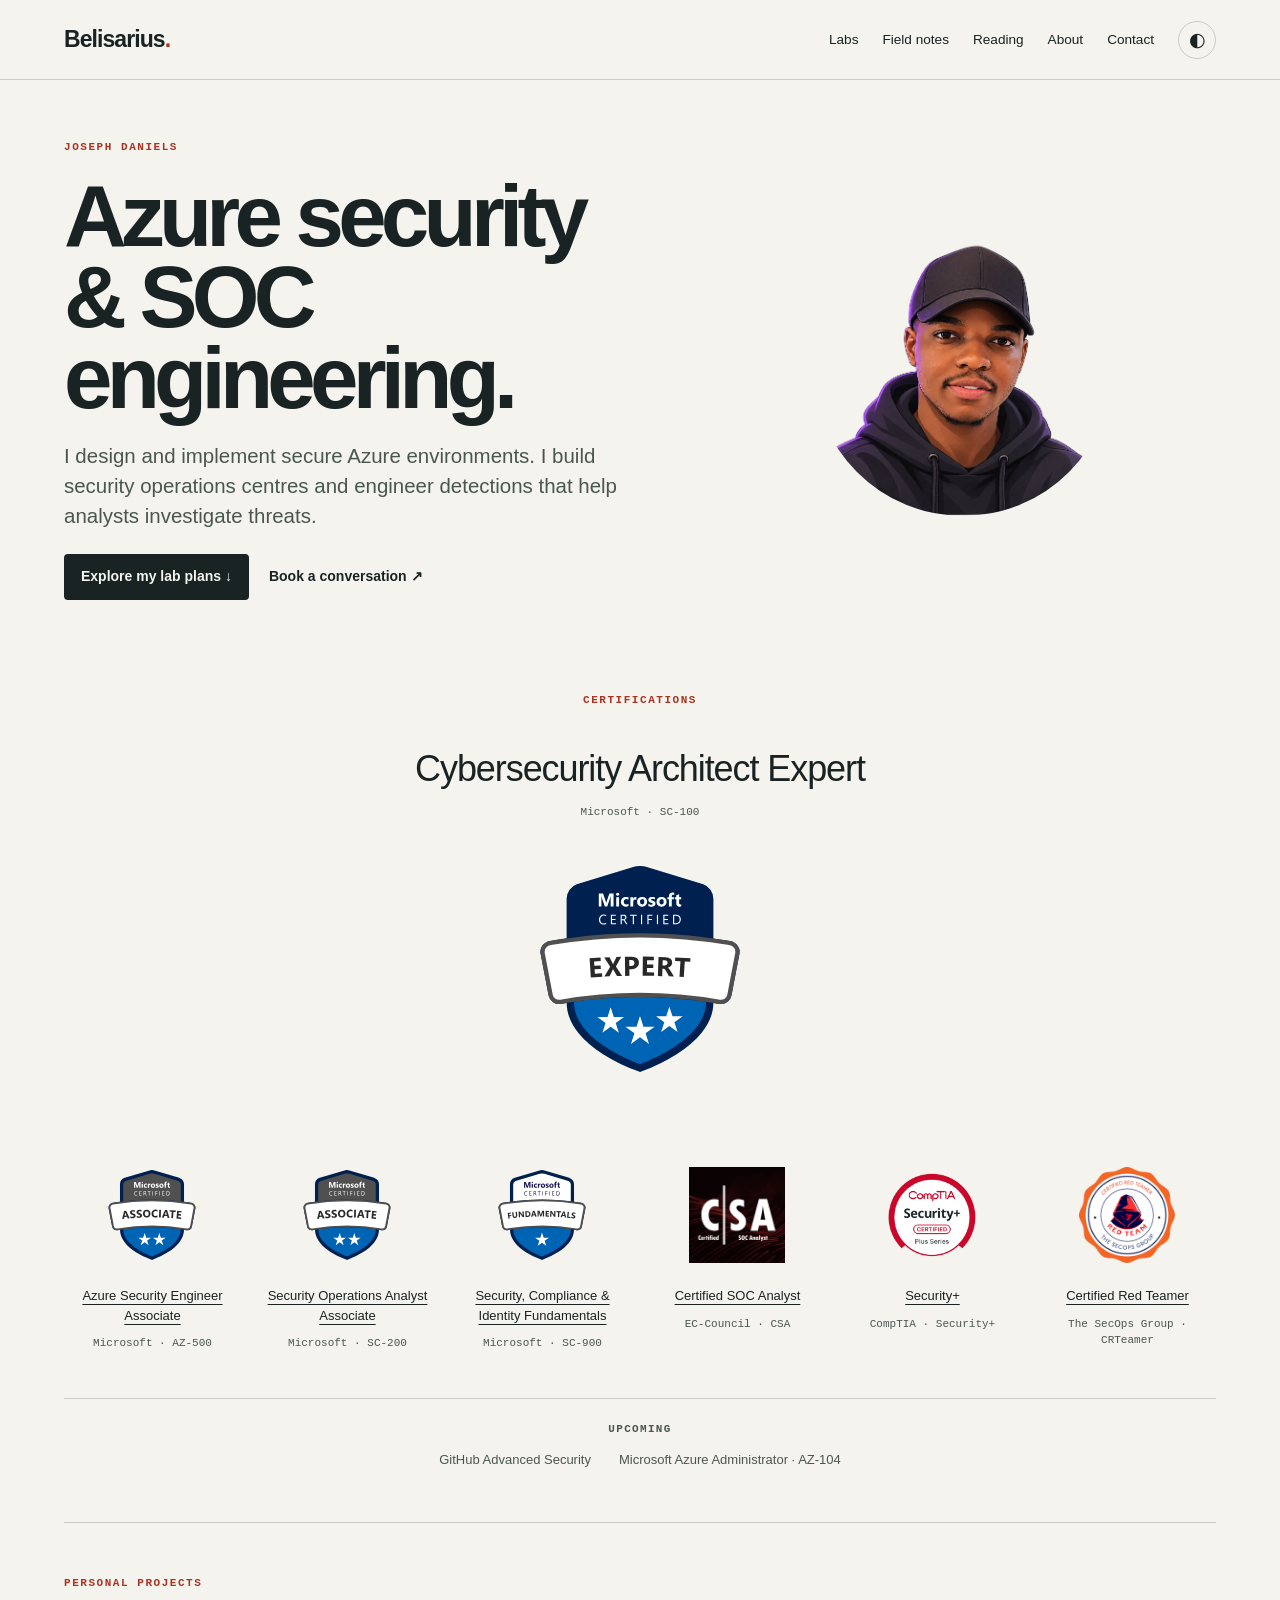
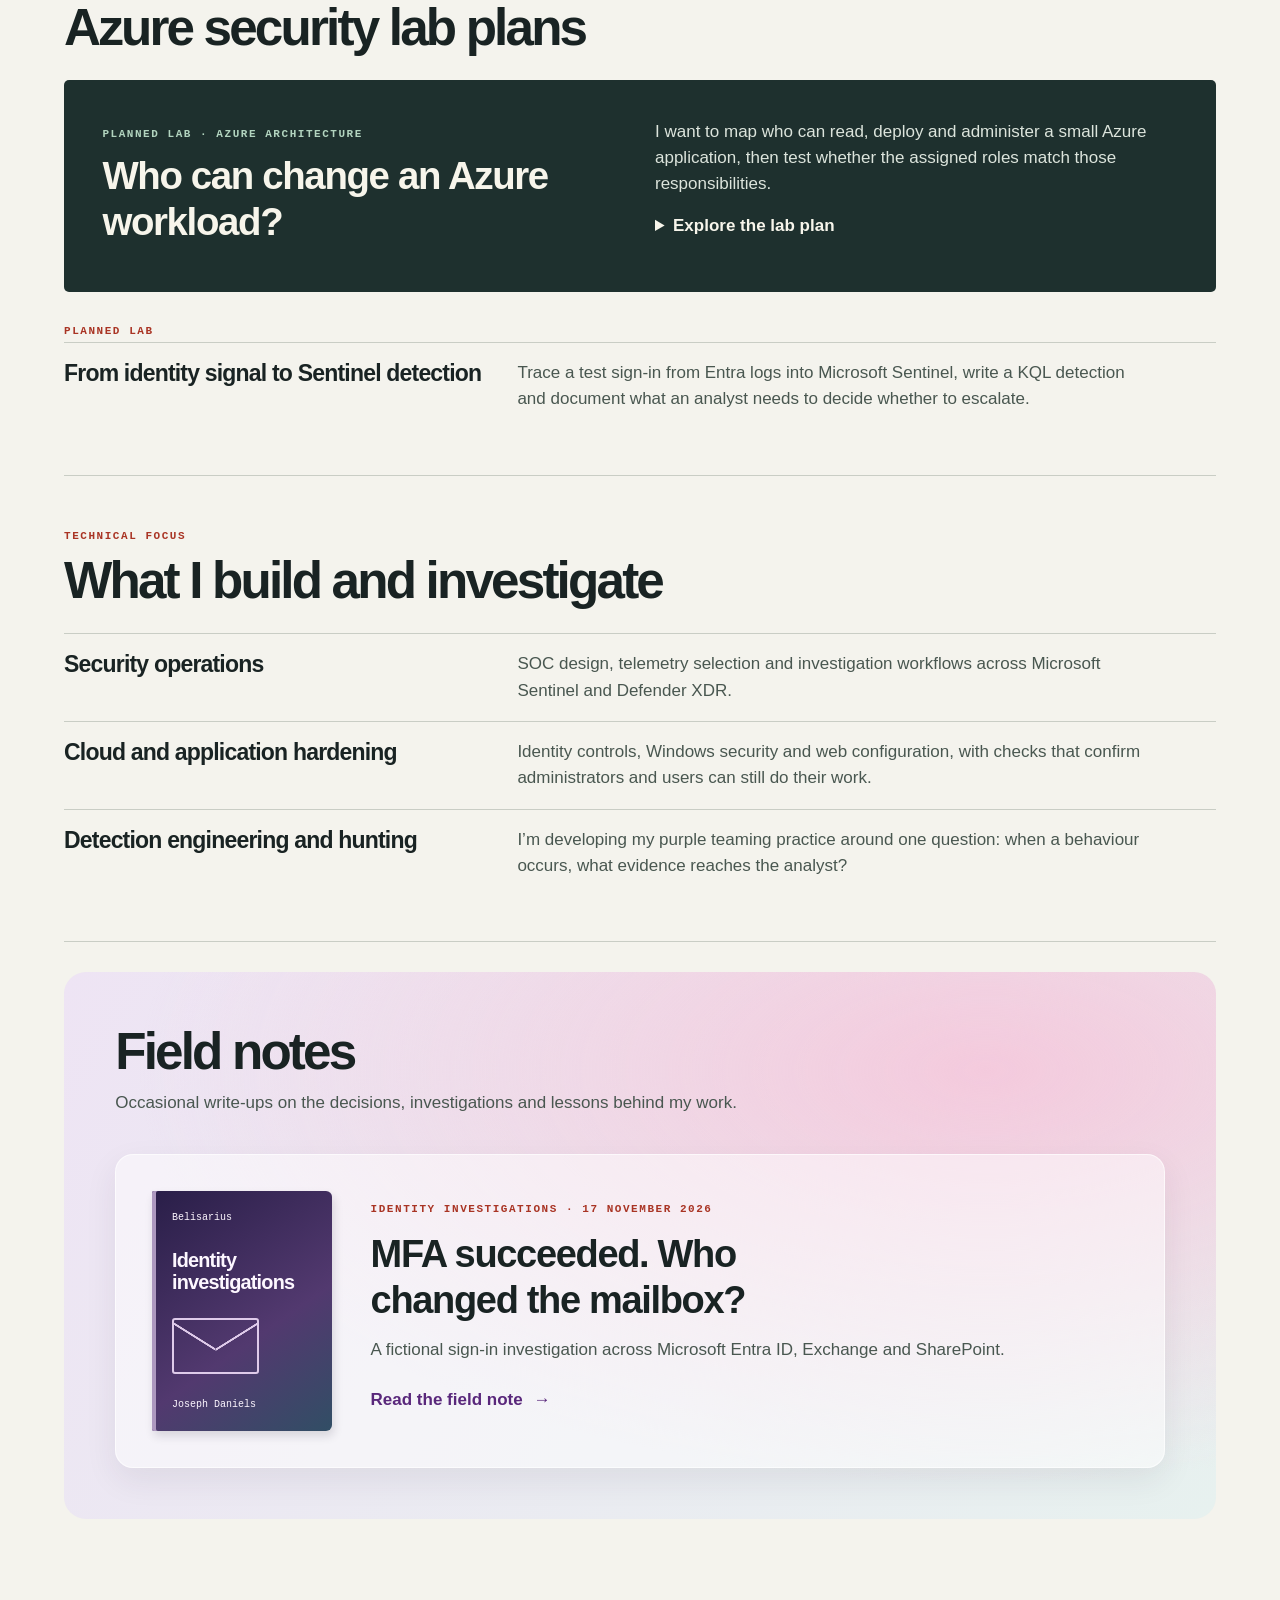
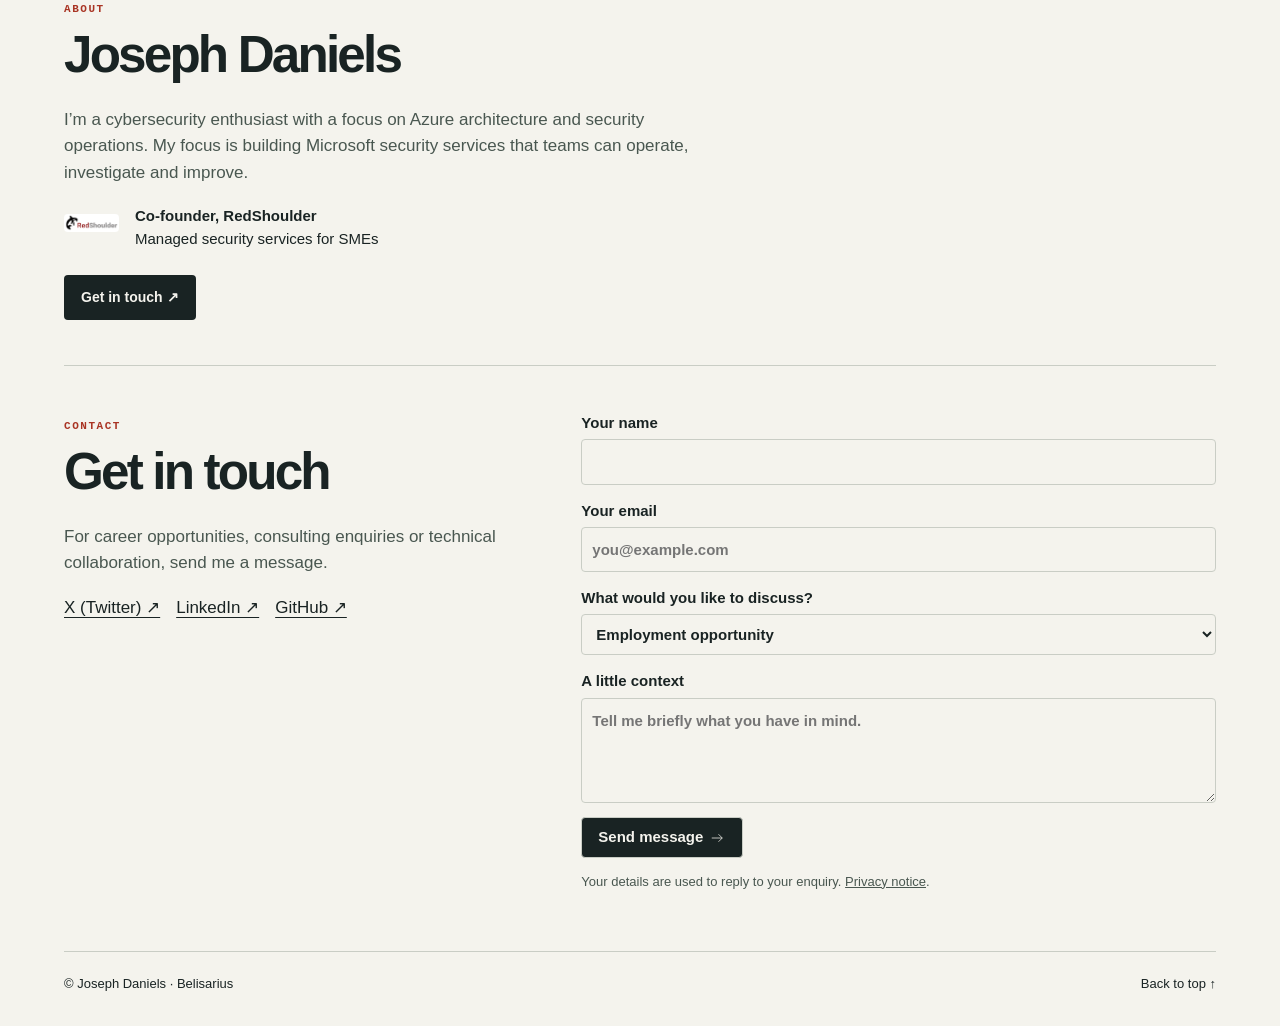
<file: portfolio/index.html>
<!doctype html><html lang="en"><head><meta charset="utf-8"><meta name="viewport" content="width=device-width, initial-scale=1"><meta http-equiv="Content-Security-Policy" content="default-src 'none'; script-src 'self'; style-src 'self'; img-src 'self'; font-src 'self'; connect-src https://formspree.io/f/xwllzrlp; base-uri 'none'; form-action 'none'; object-src 'none'; upgrade-insecure-requests"><meta name="referrer" content="no-referrer"><link rel="canonical" href="https://belisarius13.com/"><meta name="description" content="Joseph Daniels builds security operations centres, hardens cloud environments and engineers threat detections in the Microsoft ecosystem."><link rel="icon" type="image/svg+xml" href="assets/favicon.svg"><title>Joseph Daniels · Belisarius</title><link rel="stylesheet" href="assets/home.css?v=badge-showcase2"></head><body><header><a class="brand" href="#home">Belisarius<b>.</b></a><nav aria-label="Primary"><a href="#work">Labs</a><a href="#notes">Field notes</a><a href="reading.html">Reading</a><a href="#about">About</a><a href="#contact">Contact</a><button aria-label="Toggle purple and blue theme" aria-pressed="false">◐</button></nav></header><main><section class="hero" id="home"><div><small>Joseph Daniels</small><h1>Azure security<br>&amp; SOC engineering.</h1><p class="intro">I design and implement secure Azure environments. I build security operations centres and engineer detections that help analysts investigate threats.</p><div class="actions"><a class="btn" href="#work">Explore my lab plans ↓</a><a href="https://calendly.com/josepht-daniels/30min">Book a conversation ↗</a></div></div><div class="profile-art"><img src="assets/joseph-anime.webp" alt="Illustrated portrait of Joseph Daniels" width="1254" height="1254"></div><div class="credentials" aria-labelledby="credentials-title"><h2 id="credentials-title">Certifications</h2><ul class="credential-grid"><li><a href="https://learn.microsoft.com/en-us/credentials/certifications/cybersecurity-architect-expert/" aria-label="Cybersecurity Architect Expert — certification information"><img src="assets/certifications/microsoft-expert.svg" alt="" width="64" height="64" loading="lazy"><span class="credential-copy"><span class="credential-issuer">Microsoft · SC-100</span><strong>Cybersecurity Architect Expert</strong></span></a></li><li><a href="https://learn.microsoft.com/en-us/credentials/certifications/azure-security-engineer/" aria-label="Azure Security Engineer Associate — certification information"><img src="assets/certifications/microsoft-associate.svg" alt="" width="64" height="64" loading="lazy"><span class="credential-copy"><span class="credential-issuer">Microsoft · AZ-500</span><strong>Azure Security Engineer Associate</strong></span></a></li><li><a href="https://learn.microsoft.com/en-us/credentials/certifications/security-operations-analyst/" aria-label="Security Operations Analyst Associate — certification information"><img src="assets/certifications/microsoft-associate.svg" alt="" width="64" height="64" loading="lazy"><span class="credential-copy"><span class="credential-issuer">Microsoft · SC-200</span><strong>Security Operations Analyst Associate</strong></span></a></li><li><a href="https://learn.microsoft.com/en-us/credentials/certifications/security-compliance-and-identity-fundamentals/" aria-label="Security, Compliance &amp; Identity Fundamentals — certification information"><img src="assets/certifications/microsoft-fundamentals.svg" alt="" width="64" height="64" loading="lazy"><span class="credential-copy"><span class="credential-issuer">Microsoft · SC-900</span><strong>Security, Compliance &amp; Identity Fundamentals</strong></span></a></li><li><a href="https://www.eccouncil.org/train-certify/certified-soc-analyst-csa/" aria-label="Certified SOC Analyst — certification information"><img src="assets/certifications/csa.webp" alt="" width="64" height="64" loading="lazy"><span class="credential-copy"><span class="credential-issuer">EC-Council · CSA</span><strong>Certified SOC Analyst</strong></span></a></li><li><a href="https://www.credly.com/org/comptia/badge/comptia-security-ce-certification" aria-label="Security+ — certification information"><img src="assets/certifications/security-plus.png" alt="" width="64" height="64" loading="lazy"><span class="credential-copy"><span class="credential-issuer">CompTIA · Security+</span><strong>Security+</strong></span></a></li><li><a href="https://pentestingexams.com/" aria-label="Certified Red Teamer — certification information"><img src="assets/certifications/crteamer.webp" alt="" width="64" height="64" loading="lazy"><span class="credential-copy"><span class="credential-issuer">The SecOps Group · CRTeamer</span><strong>Certified Red Teamer</strong></span></a></li></ul><div class="credentials-upcoming"><h3>Upcoming</h3><ul><li>GitHub Advanced Security</li><li>Microsoft Azure Administrator · AZ-104</li></ul></div></div></section>
<section id="work"><small>Personal projects</small><h2>Azure security lab plans</h2><article class="card"><div><small>Planned lab · Azure architecture</small><h3>Who can change an Azure workload?</h3></div><div><p>I want to map who can read, deploy and administer a small Azure application, then test whether the assigned roles match those responsibilities.</p><details><summary>Explore the lab plan</summary><p>I’ll start with a diagram of the application and its Microsoft Entra ID identities. For each role, I’ll record one action that should succeed and one that should be denied, then compare the expected results with what happens in a personal lab.</p></details></div></article><div class="sub"><small>Planned lab</small><div class="row"><h3>From identity signal to Sentinel detection</h3><p>Trace a test sign-in from Entra logs into Microsoft Sentinel, write a KQL detection and document what an analyst needs to decide whether to escalate.</p></div></div></section>
<section><small>Technical focus</small><h2>What I build and investigate</h2><div class="row"><h3>Security operations</h3><p>SOC design, telemetry selection and investigation workflows across Microsoft Sentinel and Defender XDR.</p></div><div class="row"><h3>Cloud and application hardening</h3><p>Identity controls, Windows security and web configuration, with checks that confirm administrators and users can still do their work.</p></div><div class="row"><h3>Detection engineering and hunting</h3><p>I’m developing my purple teaming practice around one question: when a behaviour occurs, what evidence reaches the analyst?</p></div></section>
<section id="notes" class="notes-panel" aria-labelledby="notes-heading">
  <h2 id="notes-heading">Field notes</h2>
  <p class="notes-intro">Occasional write-ups on the decisions, investigations and lessons behind my work.</p>
  <article class="note-feature">
    <div class="note-cover" aria-hidden="true">
      <span class="cover-imprint">Belisarius</span>
      <span class="cover-title">Identity<br>investigations</span>
      <span class="cover-envelope"></span>
      <span class="cover-author">Joseph Daniels</span>
    </div>
    <div class="note-copy">
      <small>Identity investigations · <time datetime="2026-11-17">17 November 2026</time></small>
      <h3>MFA succeeded. Who changed the mailbox?</h3>
      <p>A fictional sign-in investigation across Microsoft Entra ID, Exchange and SharePoint.</p>
      <a class="note-read" href="entra-mailbox-investigation.html">Read the field note <span aria-hidden="true">→</span></a>
    </div>
  </article>
</section>
<section id="about"><small>About</small><h2>Joseph Daniels</h2><p>I’m a cybersecurity enthusiast with a focus on Azure architecture and security operations. My focus is building Microsoft security services that teams can operate, investigate and improve.</p><div class="company"><a href="https://redshoulder.co.za" aria-label="Visit RedShoulder"><img src="assets/redshoulder-logo.png" alt="RedShoulder"></a><div><strong>Co-founder, RedShoulder</strong><br>Managed security services for SMEs</div></div><div class="actions"><a class="btn" href="#contact">Get in touch ↗</a></div></section><section id="contact"><div class="contact-grid"><div><small>Contact</small><h2>Get in touch</h2><p>For career opportunities, consulting enquiries or technical collaboration, send me a message.</p><div class="profiles"><a rel="me" href="https://x.com/thegrey_hound">X (Twitter) ↗</a><a rel="me" href="https://www.linkedin.com/in/daniel-t-4a1260342/">LinkedIn ↗</a><a rel="me" href="https://github.com/belisarius-13">GitHub ↗</a></div></div><form id="conversation-form" action="https://formspree.io/f/xwllzrlp" method="POST"><input type="hidden" name="_subject" value="New Belisarius website enquiry"><label>Your name<input name="name" autocomplete="name" required maxlength="100"></label><label>Your email<input type="email" name="email" autocomplete="email" required maxlength="254" placeholder="you@example.com"></label><label>What would you like to discuss?<select name="topic"><option>Employment opportunity</option><option>Technical collaboration</option><option>Consulting enquiry</option><option>Community conversation</option></select></label><label>A little context<textarea name="message" maxlength="1500" required placeholder="Tell me briefly what you have in mind."></textarea></label><button class="button" type="submit" disabled>Send message <svg viewBox="0 0 24 24" aria-hidden="true"><path d="M5 12h14m-5-5 5 5-5 5"/></svg></button><p class="form-help">Your details are used to reply to your enquiry. <a href="privacy.html">Privacy notice</a>.</p><p class="status" role="status" aria-live="polite" tabindex="-1" id="booking-status"></p><noscript><p>Enable JavaScript to send your message here, or email josepht.daniels@outlook.com.</p></noscript></form></div></section></main><footer><span>© Joseph Daniels · Belisarius</span><a href="#home">Back to top ↑</a></footer><script src="assets/home.js?v=contact2"></script><script src="assets/contact.js?v=1"></script></body></html>
</file>
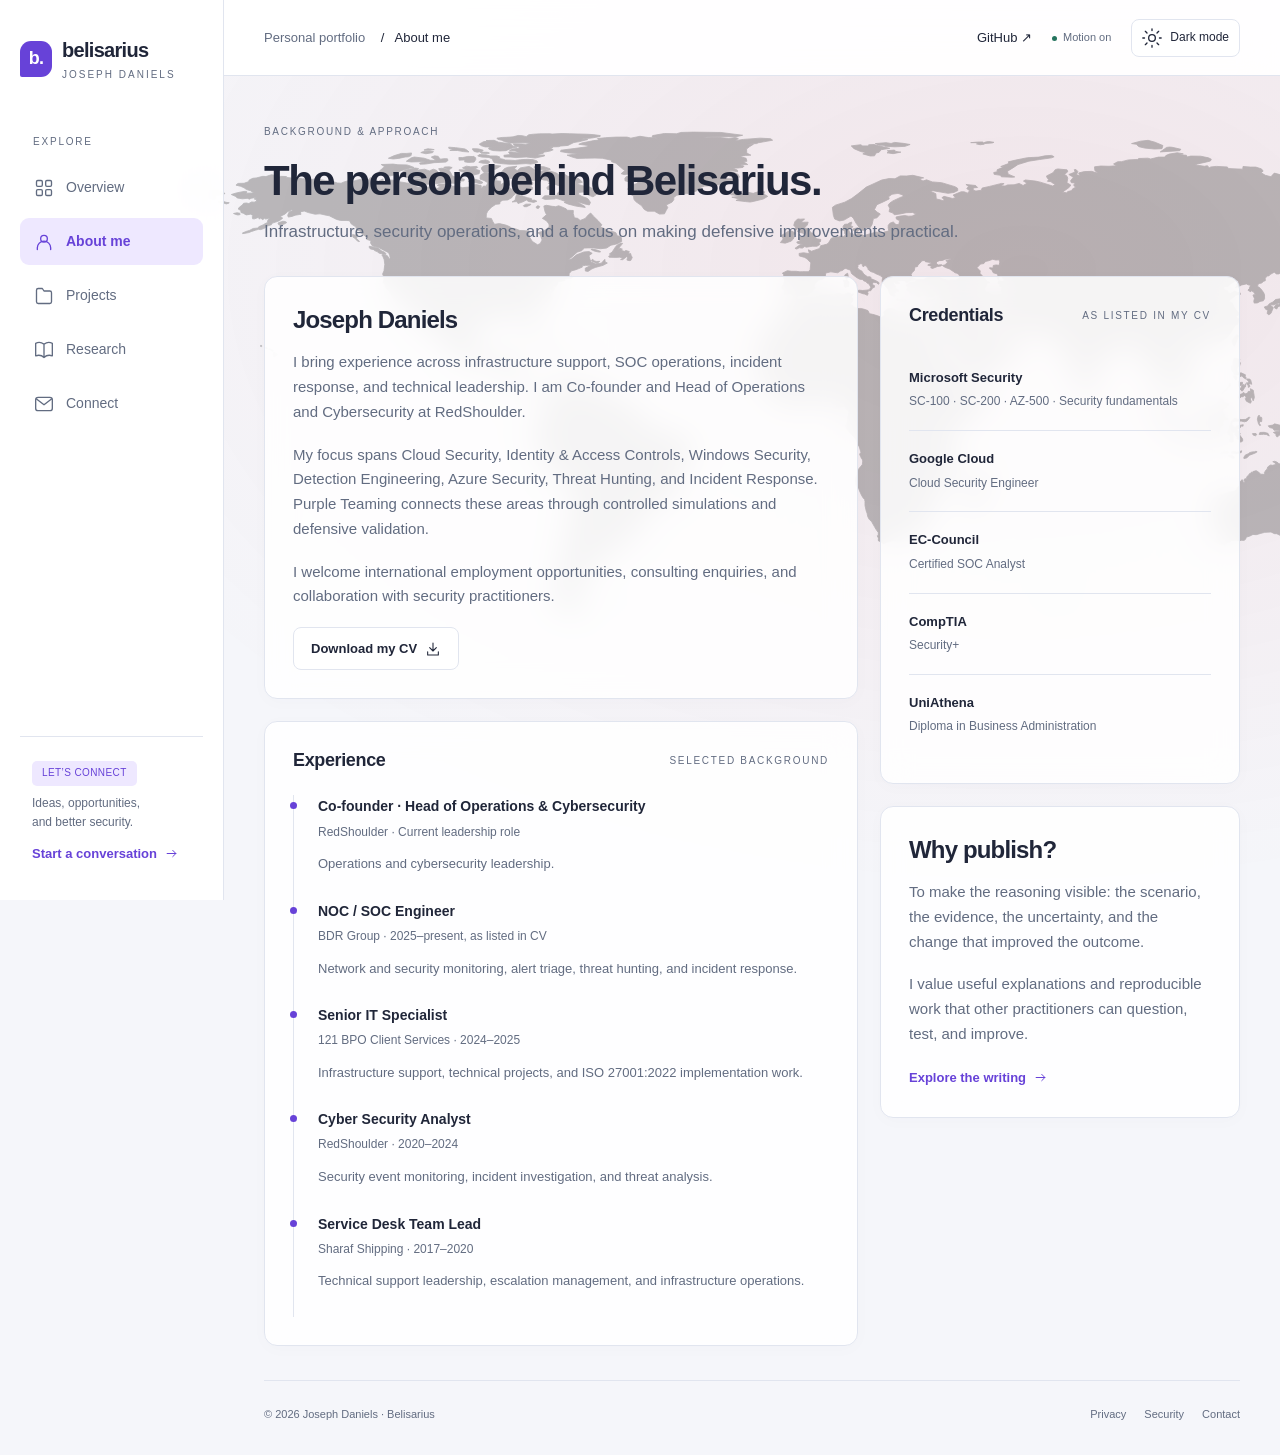
<file: portfolio/about.html>
<!doctype html>
<html lang="en"><head><meta charset="utf-8"><meta name="viewport" content="width=device-width,initial-scale=1">
<meta http-equiv="Content-Security-Policy" content="default-src 'none'; script-src 'self'; style-src 'self'; img-src 'self'; font-src 'self'; connect-src 'none'; base-uri 'none'; form-action 'none'; object-src 'none'; upgrade-insecure-requests">
<meta name="referrer" content="no-referrer"><meta name="color-scheme" content="light dark"><meta name="description" content="Meet Joseph Daniels, Co-founder and Head of Operations and Cybersecurity at RedShoulder.">
<title>About me | Joseph Daniels — Belisarius</title><link rel="canonical" href="https://belisarius13.com/about.html">
<meta property="og:title" content="About me | Joseph Daniels"><meta property="og:description" content="Meet Joseph Daniels, Co-founder and Head of Operations and Cybersecurity at RedShoulder."><meta property="og:type" content="website"><meta property="og:url" content="https://belisarius13.com/about.html">
<link rel="icon" href="assets/favicon.svg" type="image/svg+xml"><link rel="stylesheet" href="assets/site.css?v=20261105-logo"><script src="assets/site.js?v=contact2"></script></head>
<body><div class="defence-scene world-backdrop" aria-hidden="true"><div class="world-orbit"><img src="assets/world-map.svg" alt="" width="1080" height="450"></div></div><a class="skip" href="#main">Skip to content</a>
<aside class="sidebar" id="site-sidebar" aria-label="Primary navigation"><a class="brand" href="index.html"><span class="brand-mark">b.</span><span>belisarius<small>JOSEPH DANIELS</small></span></a><div class="nav-label">Explore</div><nav class="side-nav"><a href="index.html"><svg viewBox="0 0 24 24" aria-hidden="true"><rect x="3" y="3" width="7" height="7" rx="1.5"/><rect x="14" y="3" width="7" height="7" rx="1.5"/><rect x="3" y="14" width="7" height="7" rx="1.5"/><rect x="14" y="14" width="7" height="7" rx="1.5"/></svg>Overview</a><a href="about.html" aria-current="page"><svg viewBox="0 0 24 24" aria-hidden="true"><circle cx="12" cy="8" r="4"/><path d="M4 21v-2a8 8 0 0 1 16 0v2"/></svg>About me</a><a href="projects.html"><svg viewBox="0 0 24 24" aria-hidden="true"><path d="M3 7V5a2 2 0 0 1 2-2h5l2 3h7a2 2 0 0 1 2 2v11a2 2 0 0 1-2 2H5a2 2 0 0 1-2-2Z"/></svg>Projects</a><a href="research.html"><svg viewBox="0 0 24 24" aria-hidden="true"><path d="M12 5v16M12 5C8 2 4 3 2 4v15c3-1 7-1 10 2 3-3 7-3 10-2V4c-2-1-6-2-10 1Z"/></svg>Research</a><a href="contact.html"><svg viewBox="0 0 24 24" aria-hidden="true"><rect x="2" y="4" width="20" height="16" rx="3"/><path d="m3 6 9 7 9-7"/></svg>Connect</a></nav><div class="side-bottom"><span class="badge purple">LET’S CONNECT</span><p>Ideas, opportunities,<br>and better security.</p><a class="text-link" href="contact.html">Start a conversation<svg viewBox="0 0 24 24" aria-hidden="true"><path d="M5 12h14m-5-5 5 5-5 5"/></svg></a></div></aside>
<div class="app"><header class="topbar"><button type="button" class="menu-toggle" aria-expanded="false" aria-controls="site-sidebar" aria-label="Toggle navigation"><svg viewBox="0 0 24 24" aria-hidden="true"><path d="M3 6h18M3 12h18M3 18h18"/></svg></button><a class="mobile-brand" href="index.html">belisarius.</a><div class="breadcrumb">Personal portfolio <span>/ &nbsp; About me</span></div><div class="top-actions"><a href="https://github.com/belisarius-13">GitHub ↗</a><button type="button" class="motion-toggle" aria-pressed="false" aria-label="Pause background motion"><span>Motion on</span></button><button type="button" class="theme-toggle" aria-label="Switch theme"><svg viewBox="0 0 24 24" aria-hidden="true"><circle cx="12" cy="12" r="4"/><path d="M12 1v2m0 18v2M1 12h2m18 0h2M4 4l2 2m12 12 2 2M4 20l2-2M18 6l2-2"/></svg><span>Theme</span></button></div></header>
<main class="content" id="main"><header class="page-heading"><span class="eyebrow">BACKGROUND & APPROACH</span><h1>The person behind Belisarius.</h1><p>Infrastructure, security operations, and a focus on making defensive improvements practical.</p></header><div class="dashboard"><div class="stack"><section class="card"><h2>Joseph Daniels</h2><p>I bring experience across infrastructure support, SOC operations, incident response, and technical leadership. I am Co-founder and Head of Operations and Cybersecurity at RedShoulder.</p><p>My focus spans Cloud Security, Identity &amp; Access Controls, Windows Security, Detection Engineering, Azure Security, Threat Hunting, and Incident Response. Purple Teaming connects these areas through controlled simulations and defensive validation.</p><p>I welcome international employment opportunities, consulting enquiries, and collaboration with security practitioners.</p><a class="button secondary" href="assets/joseph-taomhera-cv.pdf">Download my CV<svg viewBox="0 0 24 24" aria-hidden="true"><path d="M12 3v12m-5-5 5 5 5-5M4 16v5h16v-5"/></svg></a></section><section class="card"><div class="card-heading"><h2>Experience</h2><span>SELECTED BACKGROUND</span></div><ul class="timeline"><li><strong>Co-founder · Head of Operations &amp; Cybersecurity</strong><span>RedShoulder · Current leadership role</span><p>Operations and cybersecurity leadership.</p></li><li><strong>NOC / SOC Engineer</strong><span>BDR Group · 2025–present, as listed in CV</span><p>Network and security monitoring, alert triage, threat hunting, and incident response.</p></li><li><strong>Senior IT Specialist</strong><span>121 BPO Client Services · 2024–2025</span><p>Infrastructure support, technical projects, and ISO 27001:2022 implementation work.</p></li><li><strong>Cyber Security Analyst</strong><span>RedShoulder · 2020–2024</span><p>Security event monitoring, incident investigation, and threat analysis.</p></li><li><strong>Service Desk Team Lead</strong><span>Sharaf Shipping · 2017–2020</span><p>Technical support leadership, escalation management, and infrastructure operations.</p></li></ul></section></div><div class="stack"><section class="card"><div class="card-heading"><h2>Credentials</h2><span>AS LISTED IN MY CV</span></div><div class="credentials"><div class="credential"><strong>Microsoft Security</strong><span>SC-100 · SC-200 · AZ-500 · Security fundamentals</span></div><div class="credential"><strong>Google Cloud</strong><span>Cloud Security Engineer</span></div><div class="credential"><strong>EC-Council</strong><span>Certified SOC Analyst</span></div><div class="credential"><strong>CompTIA</strong><span>Security+</span></div><div class="credential"><strong>UniAthena</strong><span>Diploma in Business Administration</span></div></div></section><section class="card"><h2>Why publish?</h2><p>To make the reasoning visible: the scenario, the evidence, the uncertainty, and the change that improved the outcome.</p><p>I value useful explanations and reproducible work that other practitioners can question, test, and improve.</p><a class="text-link" href="research.html">Explore the writing<svg viewBox="0 0 24 24" aria-hidden="true"><path d="M5 12h14m-5-5 5 5-5 5"/></svg></a></section></div></div><footer class="footer"><span>© 2026 Joseph Daniels · Belisarius</span><div><a href="privacy.html">Privacy</a><a href="security.html">Security</a><a href="contact.html">Contact</a></div></footer></main></div></body></html>
</file>
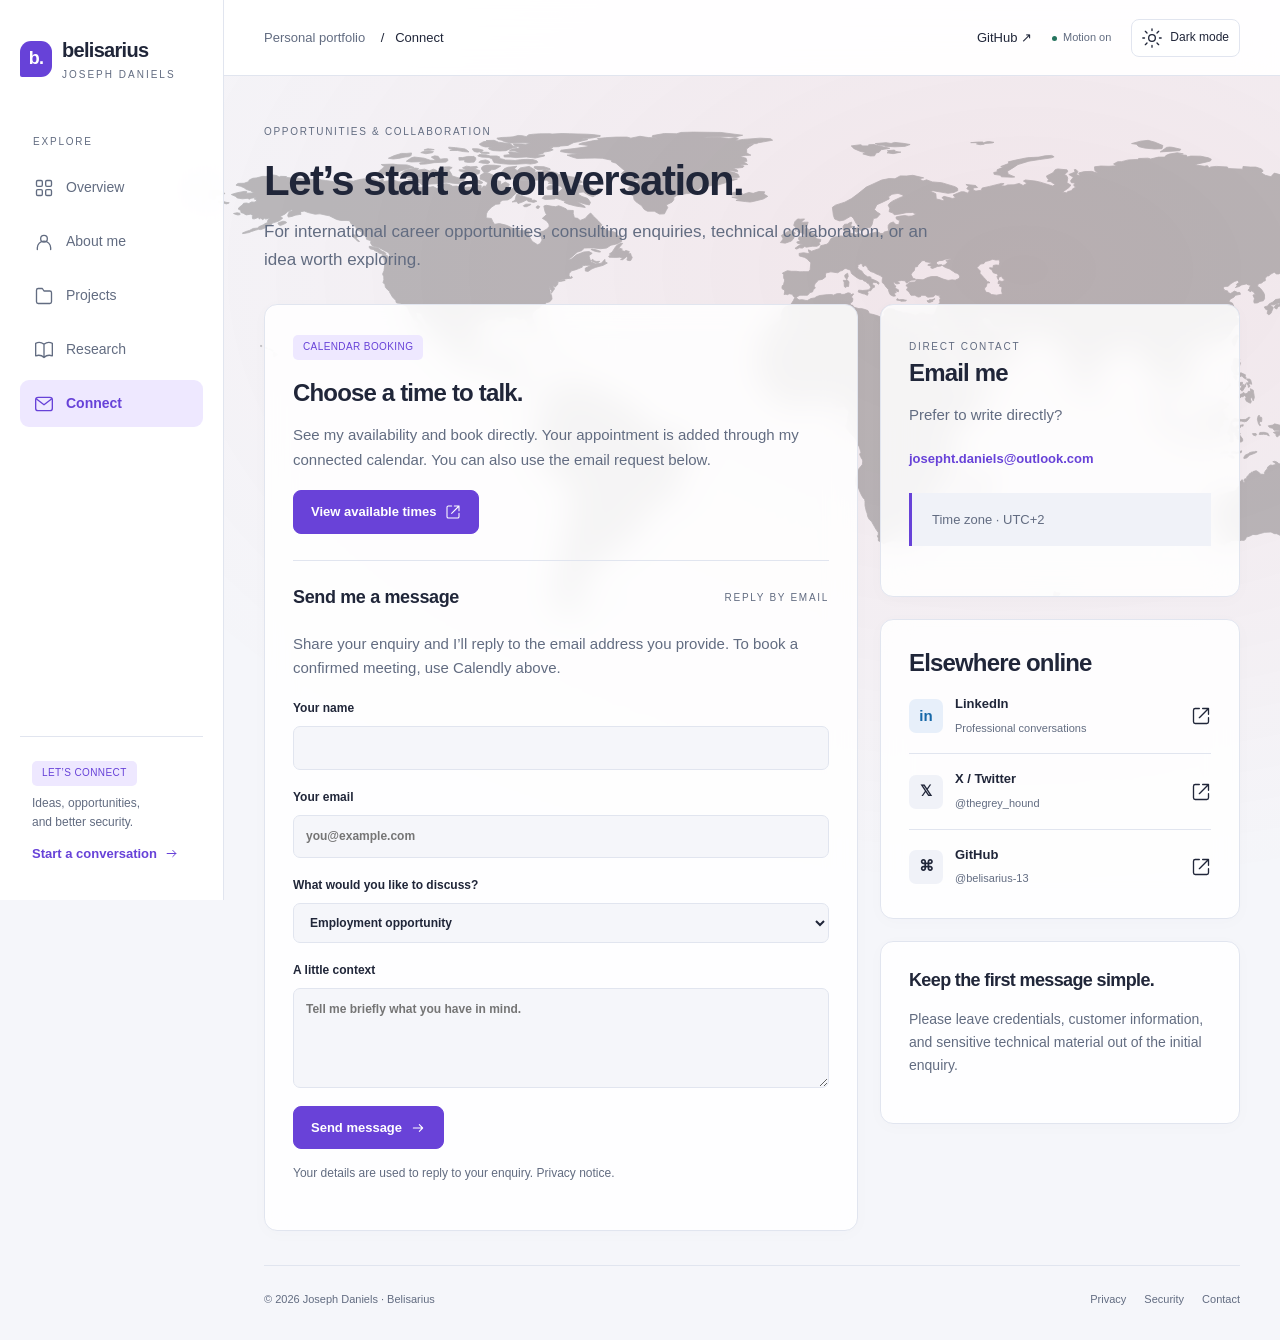
<file: portfolio/contact.html>
<!doctype html>
<html lang="en"><head><meta charset="utf-8"><meta name="viewport" content="width=device-width,initial-scale=1">
<meta http-equiv="Content-Security-Policy" content="default-src 'none'; script-src 'self'; style-src 'self'; img-src 'self'; font-src 'self'; connect-src https://formspree.io/f/xwllzrlp; base-uri 'none'; form-action 'none'; object-src 'none'; upgrade-insecure-requests">
<meta name="referrer" content="no-referrer"><meta name="color-scheme" content="light dark"><meta name="description" content="Contact Joseph Daniels for employment, consulting, collaboration, or to request a conversation.">
<title>Connect | Joseph Daniels — Belisarius</title><link rel="canonical" href="https://belisarius13.com/contact.html">
<meta property="og:title" content="Connect | Joseph Daniels"><meta property="og:description" content="Contact Joseph Daniels for employment, consulting, collaboration, or to request a conversation."><meta property="og:type" content="website"><meta property="og:url" content="https://belisarius13.com/contact.html">
<link rel="icon" href="assets/favicon.svg" type="image/svg+xml"><link rel="stylesheet" href="assets/site.css?v=20261105-logo"><script src="assets/site.js?v=contact2"></script><script src="assets/contact.js?v=1" defer></script></head>
<body><div class="defence-scene world-backdrop" aria-hidden="true"><div class="world-orbit"><img src="assets/world-map.svg" alt="" width="1080" height="450"></div></div><a class="skip" href="#main">Skip to content</a>
<aside class="sidebar" id="site-sidebar" aria-label="Primary navigation"><a class="brand" href="index.html"><span class="brand-mark">b.</span><span>belisarius<small>JOSEPH DANIELS</small></span></a><div class="nav-label">Explore</div><nav class="side-nav"><a href="index.html"><svg viewBox="0 0 24 24" aria-hidden="true"><rect x="3" y="3" width="7" height="7" rx="1.5"/><rect x="14" y="3" width="7" height="7" rx="1.5"/><rect x="3" y="14" width="7" height="7" rx="1.5"/><rect x="14" y="14" width="7" height="7" rx="1.5"/></svg>Overview</a><a href="about.html"><svg viewBox="0 0 24 24" aria-hidden="true"><circle cx="12" cy="8" r="4"/><path d="M4 21v-2a8 8 0 0 1 16 0v2"/></svg>About me</a><a href="projects.html"><svg viewBox="0 0 24 24" aria-hidden="true"><path d="M3 7V5a2 2 0 0 1 2-2h5l2 3h7a2 2 0 0 1 2 2v11a2 2 0 0 1-2 2H5a2 2 0 0 1-2-2Z"/></svg>Projects</a><a href="research.html"><svg viewBox="0 0 24 24" aria-hidden="true"><path d="M12 5v16M12 5C8 2 4 3 2 4v15c3-1 7-1 10 2 3-3 7-3 10-2V4c-2-1-6-2-10 1Z"/></svg>Research</a><a href="contact.html" aria-current="page"><svg viewBox="0 0 24 24" aria-hidden="true"><rect x="2" y="4" width="20" height="16" rx="3"/><path d="m3 6 9 7 9-7"/></svg>Connect</a></nav><div class="side-bottom"><span class="badge purple">LET’S CONNECT</span><p>Ideas, opportunities,<br>and better security.</p><a class="text-link" href="contact.html">Start a conversation<svg viewBox="0 0 24 24" aria-hidden="true"><path d="M5 12h14m-5-5 5 5-5 5"/></svg></a></div></aside>
<div class="app"><header class="topbar"><button type="button" class="menu-toggle" aria-expanded="false" aria-controls="site-sidebar" aria-label="Toggle navigation"><svg viewBox="0 0 24 24" aria-hidden="true"><path d="M3 6h18M3 12h18M3 18h18"/></svg></button><a class="mobile-brand" href="index.html">belisarius.</a><div class="breadcrumb">Personal portfolio <span>/ &nbsp; Connect</span></div><div class="top-actions"><a href="https://github.com/belisarius-13">GitHub ↗</a><button type="button" class="motion-toggle" aria-pressed="false" aria-label="Pause background motion"><span>Motion on</span></button><button type="button" class="theme-toggle" aria-label="Switch theme"><svg viewBox="0 0 24 24" aria-hidden="true"><circle cx="12" cy="12" r="4"/><path d="M12 1v2m0 18v2M1 12h2m18 0h2M4 4l2 2m12 12 2 2M4 20l2-2M18 6l2-2"/></svg><span>Theme</span></button></div></header>
<main class="content" id="main"><header class="page-heading"><span class="eyebrow">OPPORTUNITIES & COLLABORATION</span><h1>Let’s start a conversation.</h1><p>For international career opportunities, consulting enquiries, technical collaboration, or an idea worth exploring.</p></header><div class="dashboard"><section class="card" id="booking"><div class="calendar-booking"><span class="badge purple">CALENDAR BOOKING</span><h2>Choose a time to talk.</h2><p>See my availability and book directly. Your appointment is added through my connected calendar. You can also use the email request below.</p><a class="button" href="https://calendly.com/josepht-daniels/30min">View available times<svg viewBox="0 0 24 24" aria-hidden="true"><path d="M14 3h7v7M10 14 21 3M10 3H5a2 2 0 0 0-2 2v14a2 2 0 0 0 2 2h14a2 2 0 0 0 2-2v-5"/></svg></a></div><div class="card-heading"><h2>Send me a message</h2><span>REPLY BY EMAIL</span></div><p>Share your enquiry and I’ll reply to the email address you provide. To book a confirmed meeting, use Calendly above.</p><form id="conversation-form" action="https://formspree.io/f/xwllzrlp" method="POST"><input type="hidden" name="_subject" value="New Belisarius website enquiry"><label>Your name<input name="name" autocomplete="name" required maxlength="100"></label><label>Your email<input type="email" name="email" autocomplete="email" required maxlength="254" placeholder="you@example.com"></label><label>What would you like to discuss?<select name="topic"><option>Employment opportunity</option><option>Technical collaboration</option><option>Consulting enquiry</option><option>Community conversation</option></select></label><label>A little context<textarea name="message" maxlength="1500" required placeholder="Tell me briefly what you have in mind."></textarea></label><button class="button" type="submit" disabled>Send message <svg viewBox="0 0 24 24" aria-hidden="true"><path d="M5 12h14m-5-5 5 5-5 5"/></svg></button><p class="form-help">Your details are used to reply to your enquiry. <a href="privacy.html">Privacy notice</a>.</p><p class="status" role="status" aria-live="polite" tabindex="-1" id="booking-status"></p><noscript><p>Enable JavaScript to send your message here, or email josepht.daniels@outlook.com.</p></noscript></form></section><div class="stack"><section class="card"><span class="eyebrow">DIRECT CONTACT</span><h2>Email me</h2><p>Prefer to write directly?</p><a class="text-link" href="mailto:josepht.daniels@outlook.com">josepht.daniels@outlook.com</a><div class="note">Time zone · UTC+2</div></section><section class="card"><h2>Elsewhere online</h2><a class="social-row" href="https://www.linkedin.com/in/daniel-t-4a1260342/" rel="me"><span class="social-logo linkedin">in</span><span class="details"><strong>LinkedIn</strong><small>Professional conversations</small></span><svg viewBox="0 0 24 24" aria-hidden="true"><path d="M14 3h7v7M10 14 21 3M10 3H5a2 2 0 0 0-2 2v14a2 2 0 0 0 2 2h14a2 2 0 0 0 2-2v-5"/></svg></a><a class="social-row" href="https://x.com/thegrey_hound" rel="me"><span class="social-logo ">𝕏</span><span class="details"><strong>X / Twitter</strong><small>@thegrey_hound</small></span><svg viewBox="0 0 24 24" aria-hidden="true"><path d="M14 3h7v7M10 14 21 3M10 3H5a2 2 0 0 0-2 2v14a2 2 0 0 0 2 2h14a2 2 0 0 0 2-2v-5"/></svg></a><a class="social-row" href="https://github.com/belisarius-13" rel="me"><span class="social-logo ">⌘</span><span class="details"><strong>GitHub</strong><small>@belisarius-13</small></span><svg viewBox="0 0 24 24" aria-hidden="true"><path d="M14 3h7v7M10 14 21 3M10 3H5a2 2 0 0 0-2 2v14a2 2 0 0 0 2 2h14a2 2 0 0 0 2-2v-5"/></svg></a></section><section class="card"><h3>Keep the first message simple.</h3><p class="intro-copy">Please leave credentials, customer information, and sensitive technical material out of the initial enquiry.</p></section></div></div><footer class="footer"><span>© 2026 Joseph Daniels · Belisarius</span><div><a href="privacy.html">Privacy</a><a href="security.html">Security</a><a href="contact.html">Contact</a></div></footer></main></div></body></html>
</file>
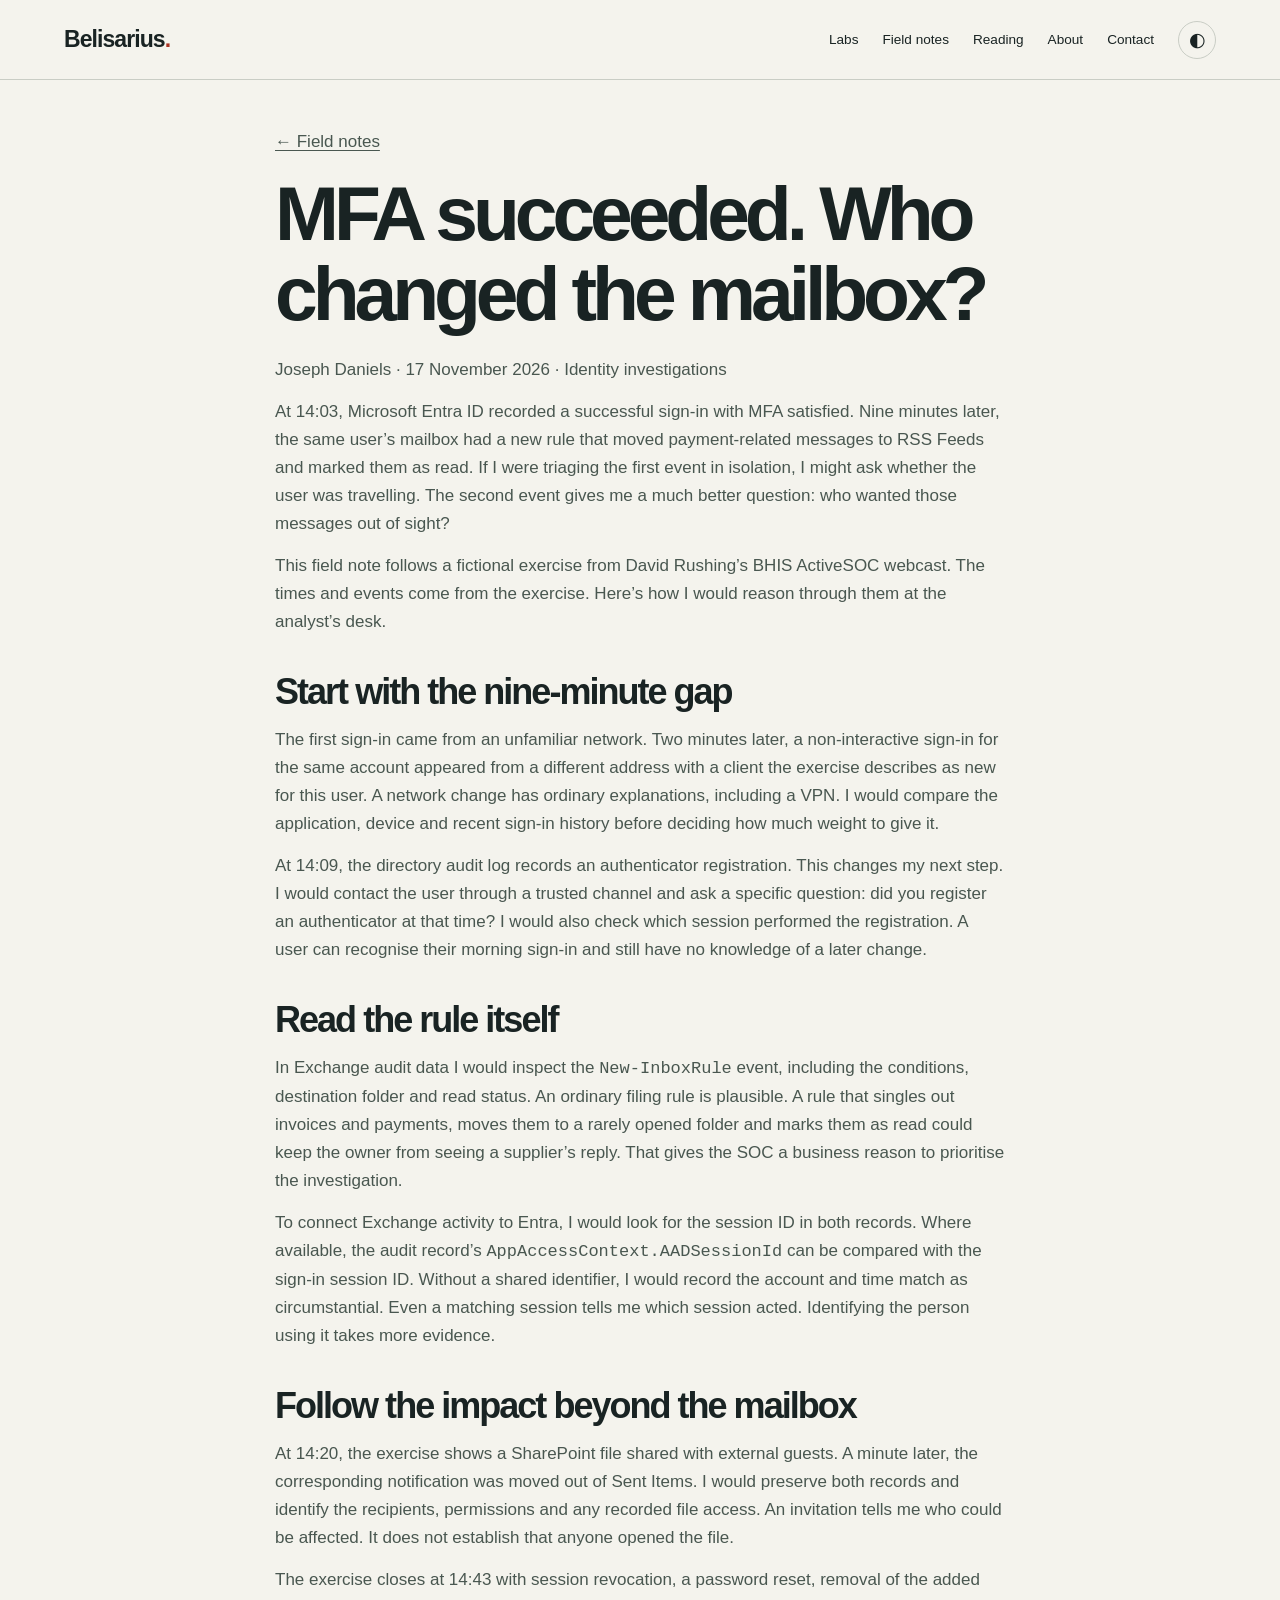
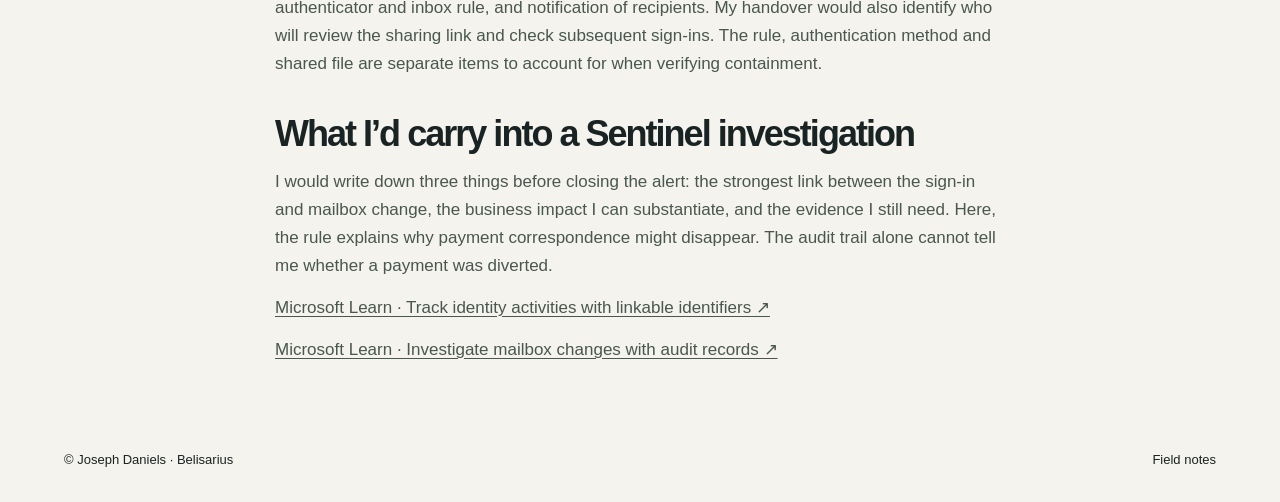
<file: portfolio/entra-mailbox-investigation.html>
<!doctype html><html lang="en"><head><meta charset="utf-8"><meta name="viewport" content="width=device-width, initial-scale=1"><meta http-equiv="Content-Security-Policy" content="default-src 'none'; script-src 'self'; style-src 'self'; img-src 'self'; font-src 'self'; connect-src 'none'; base-uri 'none'; form-action 'none'; object-src 'none'; upgrade-insecure-requests"><meta name="referrer" content="no-referrer"><link rel="canonical" href="https://belisarius13.com/entra-mailbox-investigation.html"><meta name="description" content="An identity investigation exercise tracing a successful sign-in to mailbox and sharing activity."><link rel="icon" type="image/svg+xml" href="assets/favicon.svg"><title>MFA succeeded. Who changed the mailbox? | Joseph Daniels</title><link rel="stylesheet" href="assets/home.css"></head><body><header><a class="brand" href="index.html#home">Belisarius<b>.</b></a><nav aria-label="Primary"><a href="index.html#work">Labs</a><a href="index.html#notes">Field notes</a><a href="reading.html">Reading</a><a href="index.html#about">About</a><a href="index.html#contact">Contact</a><button aria-label="Toggle purple and blue theme" aria-pressed="false">◐</button></nav></header><main class="field-note"><article>
<p><a href="index.html#notes">← Field notes</a></p>
<h1>MFA succeeded. Who changed the mailbox?</h1>
<p class="byline">Joseph Daniels · 17 November 2026 · Identity investigations</p>
<p>At 14:03, Microsoft Entra ID recorded a successful sign-in with MFA satisfied. Nine minutes later, the same user’s mailbox had a new rule that moved payment-related messages to RSS Feeds and marked them as read. If I were triaging the first event in isolation, I might ask whether the user was travelling. The second event gives me a much better question: who wanted those messages out of sight?</p>
<p>This field note follows a fictional exercise from David Rushing’s BHIS ActiveSOC webcast. The times and events come from the exercise. Here’s how I would reason through them at the analyst’s desk.</p>
<h2>Start with the nine-minute gap</h2>
<p>The first sign-in came from an unfamiliar network. Two minutes later, a non-interactive sign-in for the same account appeared from a different address with a client the exercise describes as new for this user. A network change has ordinary explanations, including a VPN. I would compare the application, device and recent sign-in history before deciding how much weight to give it.</p>
<p>At 14:09, the directory audit log records an authenticator registration. This changes my next step. I would contact the user through a trusted channel and ask a specific question: did you register an authenticator at that time? I would also check which session performed the registration. A user can recognise their morning sign-in and still have no knowledge of a later change.</p>
<h2>Read the rule itself</h2>
<p>In Exchange audit data I would inspect the <code>New-InboxRule</code> event, including the conditions, destination folder and read status. An ordinary filing rule is plausible. A rule that singles out invoices and payments, moves them to a rarely opened folder and marks them as read could keep the owner from seeing a supplier’s reply. That gives the SOC a business reason to prioritise the investigation.</p>
<p>To connect Exchange activity to Entra, I would look for the session ID in both records. Where available, the audit record’s <code>AppAccessContext.AADSessionId</code> can be compared with the sign-in session ID. Without a shared identifier, I would record the account and time match as circumstantial. Even a matching session tells me which session acted. Identifying the person using it takes more evidence.</p>
<h2>Follow the impact beyond the mailbox</h2>
<p>At 14:20, the exercise shows a SharePoint file shared with external guests. A minute later, the corresponding notification was moved out of Sent Items. I would preserve both records and identify the recipients, permissions and any recorded file access. An invitation tells me who could be affected. It does not establish that anyone opened the file.</p>
<p>The exercise closes at 14:43 with session revocation, a password reset, removal of the added authenticator and inbox rule, and notification of recipients. My handover would also identify who will review the sharing link and check subsequent sign-ins. The rule, authentication method and shared file are separate items to account for when verifying containment.</p>
<h2>What I’d carry into a Sentinel investigation</h2>
<p>I would write down three things before closing the alert: the strongest link between the sign-in and mailbox change, the business impact I can substantiate, and the evidence I still need. Here, the rule explains why payment correspondence might disappear. The audit trail alone cannot tell me whether a payment was diverted.</p>

<p><a href="https://learn.microsoft.com/en-us/entra/identity/authentication/how-to-authentication-track-linkable-identifiers">Microsoft Learn · Track identity activities with linkable identifiers ↗</a></p>
<p><a href="https://learn.microsoft.com/en-us/purview/audit-troubleshooting-scenarios">Microsoft Learn · Investigate mailbox changes with audit records ↗</a></p>
</article></main><footer><span>© Joseph Daniels · Belisarius</span><a href="index.html#notes">Field notes</a></footer><script src="assets/home.js"></script></body></html>
</file>
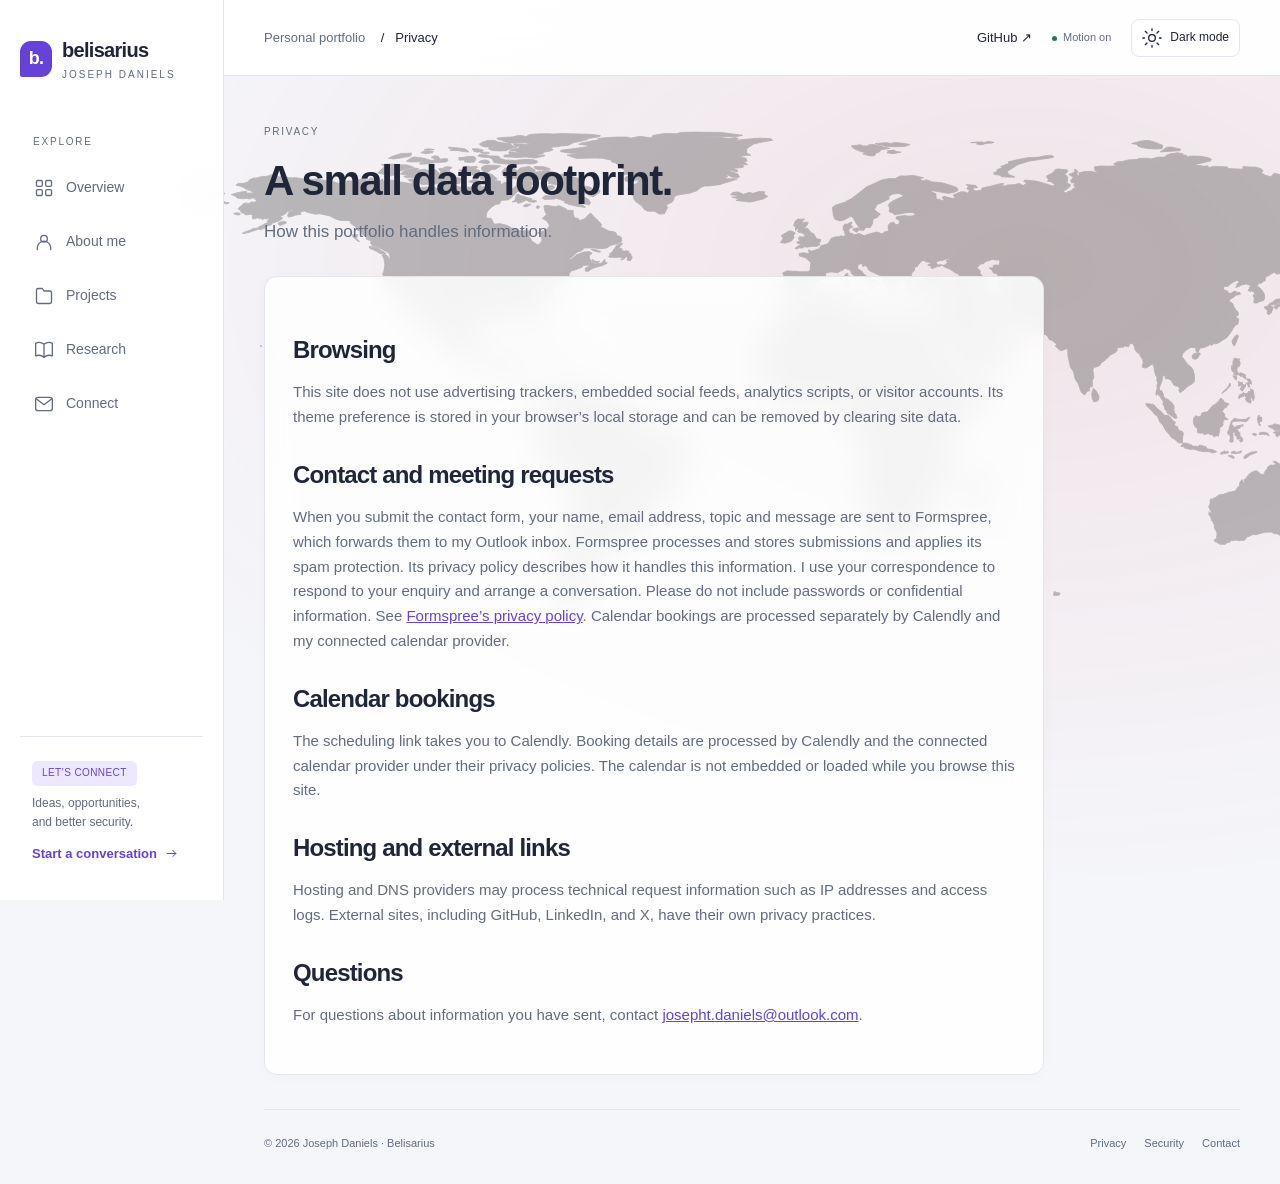
<file: portfolio/privacy.html>
<!doctype html>
<html lang="en"><head><meta charset="utf-8"><meta name="viewport" content="width=device-width,initial-scale=1">
<meta http-equiv="Content-Security-Policy" content="default-src 'none'; script-src 'self'; style-src 'self'; img-src 'self'; font-src 'self'; connect-src 'none'; base-uri 'none'; form-action 'none'; object-src 'none'; upgrade-insecure-requests">
<meta name="referrer" content="no-referrer"><meta name="color-scheme" content="light dark"><meta name="description" content="Privacy information for the Belisarius portfolio.">
<title>Privacy | Joseph Daniels — Belisarius</title><link rel="canonical" href="https://belisarius13.com/privacy.html">
<meta property="og:title" content="Privacy | Joseph Daniels"><meta property="og:description" content="Privacy information for the Belisarius portfolio."><meta property="og:type" content="website"><meta property="og:url" content="https://belisarius13.com/privacy.html">
<link rel="icon" href="assets/favicon.svg" type="image/svg+xml"><link rel="stylesheet" href="assets/site.css?v=20261105-logo"><script src="assets/site.js?v=contact2"></script></head>
<body><div class="defence-scene world-backdrop" aria-hidden="true"><div class="world-orbit"><img src="assets/world-map.svg" alt="" width="1080" height="450"></div></div><a class="skip" href="#main">Skip to content</a>
<aside class="sidebar" id="site-sidebar" aria-label="Primary navigation"><a class="brand" href="index.html"><span class="brand-mark">b.</span><span>belisarius<small>JOSEPH DANIELS</small></span></a><div class="nav-label">Explore</div><nav class="side-nav"><a href="index.html"><svg viewBox="0 0 24 24" aria-hidden="true"><rect x="3" y="3" width="7" height="7" rx="1.5"/><rect x="14" y="3" width="7" height="7" rx="1.5"/><rect x="3" y="14" width="7" height="7" rx="1.5"/><rect x="14" y="14" width="7" height="7" rx="1.5"/></svg>Overview</a><a href="about.html"><svg viewBox="0 0 24 24" aria-hidden="true"><circle cx="12" cy="8" r="4"/><path d="M4 21v-2a8 8 0 0 1 16 0v2"/></svg>About me</a><a href="projects.html"><svg viewBox="0 0 24 24" aria-hidden="true"><path d="M3 7V5a2 2 0 0 1 2-2h5l2 3h7a2 2 0 0 1 2 2v11a2 2 0 0 1-2 2H5a2 2 0 0 1-2-2Z"/></svg>Projects</a><a href="research.html"><svg viewBox="0 0 24 24" aria-hidden="true"><path d="M12 5v16M12 5C8 2 4 3 2 4v15c3-1 7-1 10 2 3-3 7-3 10-2V4c-2-1-6-2-10 1Z"/></svg>Research</a><a href="contact.html"><svg viewBox="0 0 24 24" aria-hidden="true"><rect x="2" y="4" width="20" height="16" rx="3"/><path d="m3 6 9 7 9-7"/></svg>Connect</a></nav><div class="side-bottom"><span class="badge purple">LET’S CONNECT</span><p>Ideas, opportunities,<br>and better security.</p><a class="text-link" href="contact.html">Start a conversation<svg viewBox="0 0 24 24" aria-hidden="true"><path d="M5 12h14m-5-5 5 5-5 5"/></svg></a></div></aside>
<div class="app"><header class="topbar"><button type="button" class="menu-toggle" aria-expanded="false" aria-controls="site-sidebar" aria-label="Toggle navigation"><svg viewBox="0 0 24 24" aria-hidden="true"><path d="M3 6h18M3 12h18M3 18h18"/></svg></button><a class="mobile-brand" href="index.html">belisarius.</a><div class="breadcrumb">Personal portfolio <span>/ &nbsp; Privacy</span></div><div class="top-actions"><a href="https://github.com/belisarius-13">GitHub ↗</a><button type="button" class="motion-toggle" aria-pressed="false" aria-label="Pause background motion"><span>Motion on</span></button><button type="button" class="theme-toggle" aria-label="Switch theme"><svg viewBox="0 0 24 24" aria-hidden="true"><circle cx="12" cy="12" r="4"/><path d="M12 1v2m0 18v2M1 12h2m18 0h2M4 4l2 2m12 12 2 2M4 20l2-2M18 6l2-2"/></svg><span>Theme</span></button></div></header>
<main class="content" id="main"><header class="page-heading"><span class="eyebrow">PRIVACY</span><h1>A small data footprint.</h1><p>How this portfolio handles information.</p></header><article class="card prose"><h2>Browsing</h2><p>This site does not use advertising trackers, embedded social feeds, analytics scripts, or visitor accounts. Its theme preference is stored in your browser’s local storage and can be removed by clearing site data.</p><h2>Contact and meeting requests</h2><p>When you submit the contact form, your name, email address, topic and message are sent to Formspree, which forwards them to my Outlook inbox. Formspree processes and stores submissions and applies its spam protection. Its privacy policy describes how it handles this information. I use your correspondence to respond to your enquiry and arrange a conversation. Please do not include passwords or confidential information. See <a href="https://formspree.io/legal/privacy-policy/">Formspree’s privacy policy</a>. Calendar bookings are processed separately by Calendly and my connected calendar provider.</p><h2>Calendar bookings</h2><p>The scheduling link takes you to Calendly. Booking details are processed by Calendly and the connected calendar provider under their privacy policies. The calendar is not embedded or loaded while you browse this site.</p><h2>Hosting and external links</h2><p>Hosting and DNS providers may process technical request information such as IP addresses and access logs. External sites, including GitHub, LinkedIn, and X, have their own privacy practices.</p><h2>Questions</h2><p>For questions about information you have sent, contact <a href="mailto:josepht.daniels@outlook.com">josepht.daniels@outlook.com</a>.</p></article><footer class="footer"><span>© 2026 Joseph Daniels · Belisarius</span><div><a href="privacy.html">Privacy</a><a href="security.html">Security</a><a href="contact.html">Contact</a></div></footer></main></div></body></html>
</file>
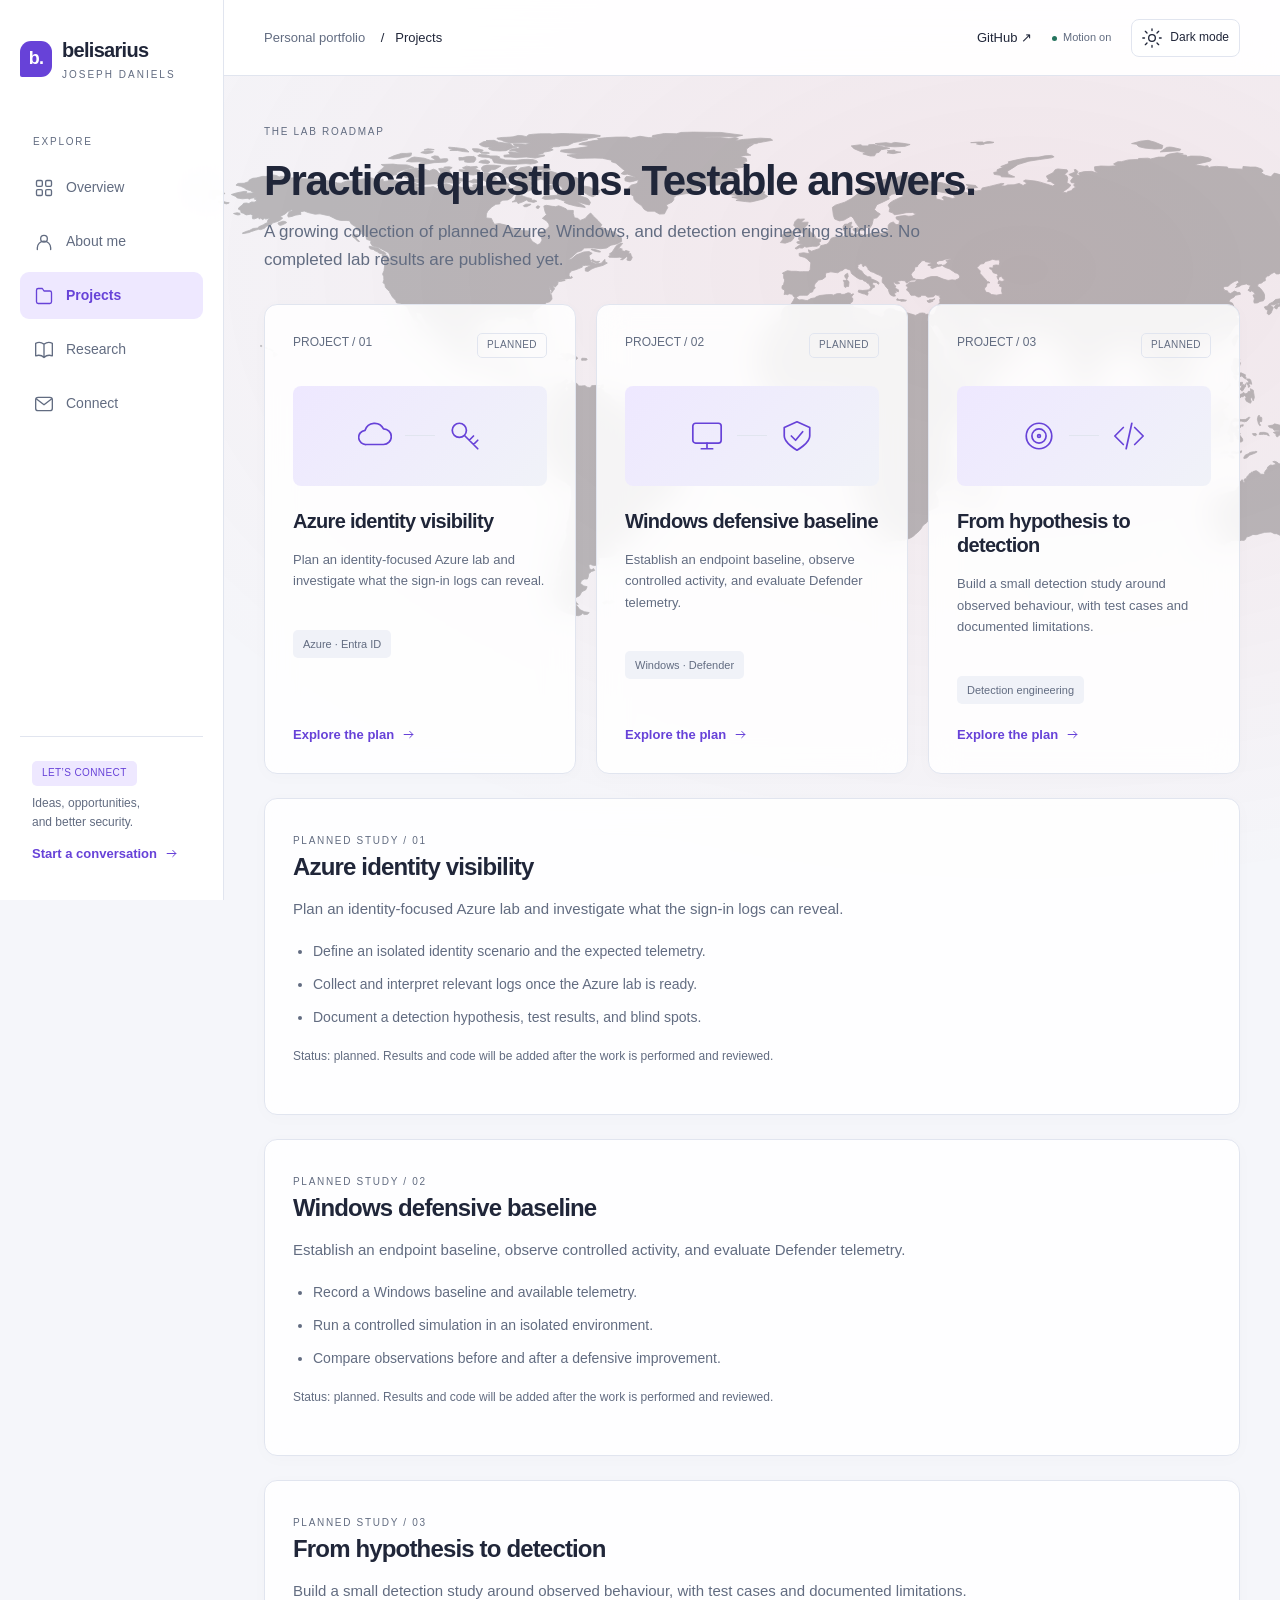
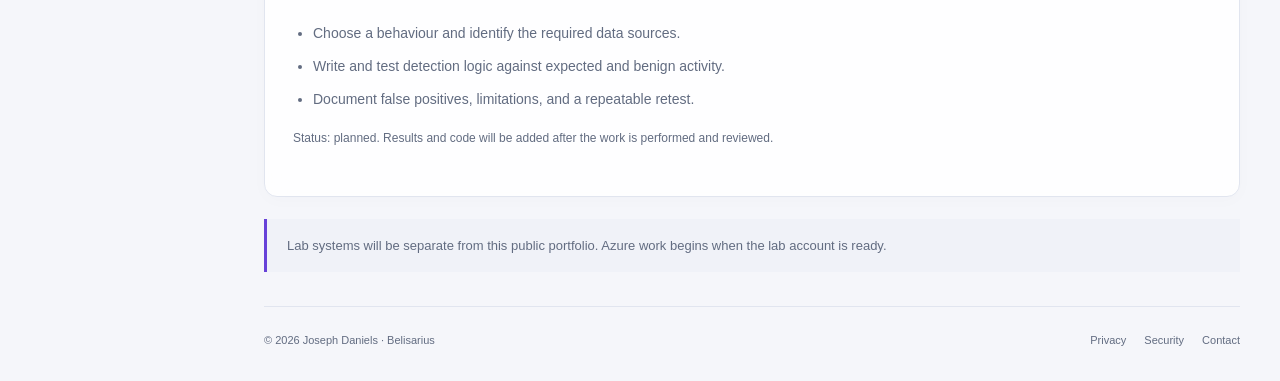
<file: portfolio/projects.html>
<!doctype html>
<html lang="en"><head><meta charset="utf-8"><meta name="viewport" content="width=device-width,initial-scale=1">
<meta http-equiv="Content-Security-Policy" content="default-src 'none'; script-src 'self'; style-src 'self'; img-src 'self'; font-src 'self'; connect-src 'none'; base-uri 'none'; form-action 'none'; object-src 'none'; upgrade-insecure-requests">
<meta name="referrer" content="no-referrer"><meta name="color-scheme" content="light dark"><meta name="description" content="Explore planned Azure identity, Windows security, and detection engineering lab studies.">
<title>Projects | Joseph Daniels — Belisarius</title><link rel="canonical" href="https://belisarius13.com/projects.html">
<meta property="og:title" content="Projects | Joseph Daniels"><meta property="og:description" content="Explore planned Azure identity, Windows security, and detection engineering lab studies."><meta property="og:type" content="website"><meta property="og:url" content="https://belisarius13.com/projects.html">
<link rel="icon" href="assets/favicon.svg" type="image/svg+xml"><link rel="stylesheet" href="assets/site.css?v=20261105-logo"><script src="assets/site.js?v=contact2"></script></head>
<body><div class="defence-scene world-backdrop" aria-hidden="true"><div class="world-orbit"><img src="assets/world-map.svg" alt="" width="1080" height="450"></div></div><a class="skip" href="#main">Skip to content</a>
<aside class="sidebar" id="site-sidebar" aria-label="Primary navigation"><a class="brand" href="index.html"><span class="brand-mark">b.</span><span>belisarius<small>JOSEPH DANIELS</small></span></a><div class="nav-label">Explore</div><nav class="side-nav"><a href="index.html"><svg viewBox="0 0 24 24" aria-hidden="true"><rect x="3" y="3" width="7" height="7" rx="1.5"/><rect x="14" y="3" width="7" height="7" rx="1.5"/><rect x="3" y="14" width="7" height="7" rx="1.5"/><rect x="14" y="14" width="7" height="7" rx="1.5"/></svg>Overview</a><a href="about.html"><svg viewBox="0 0 24 24" aria-hidden="true"><circle cx="12" cy="8" r="4"/><path d="M4 21v-2a8 8 0 0 1 16 0v2"/></svg>About me</a><a href="projects.html" aria-current="page"><svg viewBox="0 0 24 24" aria-hidden="true"><path d="M3 7V5a2 2 0 0 1 2-2h5l2 3h7a2 2 0 0 1 2 2v11a2 2 0 0 1-2 2H5a2 2 0 0 1-2-2Z"/></svg>Projects</a><a href="research.html"><svg viewBox="0 0 24 24" aria-hidden="true"><path d="M12 5v16M12 5C8 2 4 3 2 4v15c3-1 7-1 10 2 3-3 7-3 10-2V4c-2-1-6-2-10 1Z"/></svg>Research</a><a href="contact.html"><svg viewBox="0 0 24 24" aria-hidden="true"><rect x="2" y="4" width="20" height="16" rx="3"/><path d="m3 6 9 7 9-7"/></svg>Connect</a></nav><div class="side-bottom"><span class="badge purple">LET’S CONNECT</span><p>Ideas, opportunities,<br>and better security.</p><a class="text-link" href="contact.html">Start a conversation<svg viewBox="0 0 24 24" aria-hidden="true"><path d="M5 12h14m-5-5 5 5-5 5"/></svg></a></div></aside>
<div class="app"><header class="topbar"><button type="button" class="menu-toggle" aria-expanded="false" aria-controls="site-sidebar" aria-label="Toggle navigation"><svg viewBox="0 0 24 24" aria-hidden="true"><path d="M3 6h18M3 12h18M3 18h18"/></svg></button><a class="mobile-brand" href="index.html">belisarius.</a><div class="breadcrumb">Personal portfolio <span>/ &nbsp; Projects</span></div><div class="top-actions"><a href="https://github.com/belisarius-13">GitHub ↗</a><button type="button" class="motion-toggle" aria-pressed="false" aria-label="Pause background motion"><span>Motion on</span></button><button type="button" class="theme-toggle" aria-label="Switch theme"><svg viewBox="0 0 24 24" aria-hidden="true"><circle cx="12" cy="12" r="4"/><path d="M12 1v2m0 18v2M1 12h2m18 0h2M4 4l2 2m12 12 2 2M4 20l2-2M18 6l2-2"/></svg><span>Theme</span></button></div></header>
<main class="content" id="main"><header class="page-heading"><span class="eyebrow">THE LAB ROADMAP</span><h1>Practical questions. Testable answers.</h1><p>A growing collection of planned Azure, Windows, and detection engineering studies. No completed lab results are published yet.</p></header><div class="grid3"><article class="card project-card"><div class="project-top"><span class="project-number">PROJECT / 01</span><span class="badge">PLANNED</span></div><div class="project-art" aria-hidden="true"><svg viewBox="0 0 24 24" aria-hidden="true"><path d="M6 18a5 5 0 0 1-1-10 7 7 0 0 1 13-1 5.5 5.5 0 0 1 0 11Z"/></svg><span class="connector"></span><svg viewBox="0 0 24 24" aria-hidden="true"><circle cx="8" cy="8" r="5"/><path d="m12 12 9 9m-3-3 3-3m-6 0 3-3"/></svg></div><h3>Azure identity visibility</h3><p>Plan an identity-focused Azure lab and investigate what the sign-in logs can reveal.</p><div class="tags"><span class="tag">Azure · Entra ID</span></div><a class="text-link" href="projects.html#azure">Explore the plan<svg viewBox="0 0 24 24" aria-hidden="true"><path d="M5 12h14m-5-5 5 5-5 5"/></svg></a></article><article class="card project-card"><div class="project-top"><span class="project-number">PROJECT / 02</span><span class="badge">PLANNED</span></div><div class="project-art" aria-hidden="true"><svg viewBox="0 0 24 24" aria-hidden="true"><rect x="2" y="3" width="20" height="14" rx="2"/><path d="M8 21h8m-4-4v4"/></svg><span class="connector"></span><svg viewBox="0 0 24 24" aria-hidden="true"><path d="M12 2 3 6v6c0 5 9 10 9 10s9-5 9-10V6Z"/><path d="m8 12 3 3 5-6"/></svg></div><h3>Windows defensive baseline</h3><p>Establish an endpoint baseline, observe controlled activity, and evaluate Defender telemetry.</p><div class="tags"><span class="tag">Windows · Defender</span></div><a class="text-link" href="projects.html#windows">Explore the plan<svg viewBox="0 0 24 24" aria-hidden="true"><path d="M5 12h14m-5-5 5 5-5 5"/></svg></a></article><article class="card project-card"><div class="project-top"><span class="project-number">PROJECT / 03</span><span class="badge">PLANNED</span></div><div class="project-art" aria-hidden="true"><svg viewBox="0 0 24 24" aria-hidden="true"><circle cx="12" cy="12" r="9"/><circle cx="12" cy="12" r="5"/><circle cx="12" cy="12" r="1"/></svg><span class="connector"></span><svg viewBox="0 0 24 24" aria-hidden="true"><path d="m8 6-6 6 6 6m8-12 6 6-6 6M14 3l-4 18"/></svg></div><h3>From hypothesis to detection</h3><p>Build a small detection study around observed behaviour, with test cases and documented limitations.</p><div class="tags"><span class="tag">Detection engineering</span></div><a class="text-link" href="projects.html#detection">Explore the plan<svg viewBox="0 0 24 24" aria-hidden="true"><path d="M5 12h14m-5-5 5 5-5 5"/></svg></a></article></div><section class="card" id="azure"><span class="eyebrow">PLANNED STUDY / 01</span><h2>Azure identity visibility</h2><p>Plan an identity-focused Azure lab and investigate what the sign-in logs can reveal.</p><ul class="detail-list"><li>Define an isolated identity scenario and the expected telemetry.</li><li>Collect and interpret relevant logs once the Azure lab is ready.</li><li>Document a detection hypothesis, test results, and blind spots.</li></ul><p><small>Status: planned. Results and code will be added after the work is performed and reviewed.</small></p></section><section class="card" id="windows"><span class="eyebrow">PLANNED STUDY / 02</span><h2>Windows defensive baseline</h2><p>Establish an endpoint baseline, observe controlled activity, and evaluate Defender telemetry.</p><ul class="detail-list"><li>Record a Windows baseline and available telemetry.</li><li>Run a controlled simulation in an isolated environment.</li><li>Compare observations before and after a defensive improvement.</li></ul><p><small>Status: planned. Results and code will be added after the work is performed and reviewed.</small></p></section><section class="card" id="detection"><span class="eyebrow">PLANNED STUDY / 03</span><h2>From hypothesis to detection</h2><p>Build a small detection study around observed behaviour, with test cases and documented limitations.</p><ul class="detail-list"><li>Choose a behaviour and identify the required data sources.</li><li>Write and test detection logic against expected and benign activity.</li><li>Document false positives, limitations, and a repeatable retest.</li></ul><p><small>Status: planned. Results and code will be added after the work is performed and reviewed.</small></p></section><div class="note">Lab systems will be separate from this public portfolio. Azure work begins when the lab account is ready.</div><footer class="footer"><span>© 2026 Joseph Daniels · Belisarius</span><div><a href="privacy.html">Privacy</a><a href="security.html">Security</a><a href="contact.html">Contact</a></div></footer></main></div></body></html>
</file>
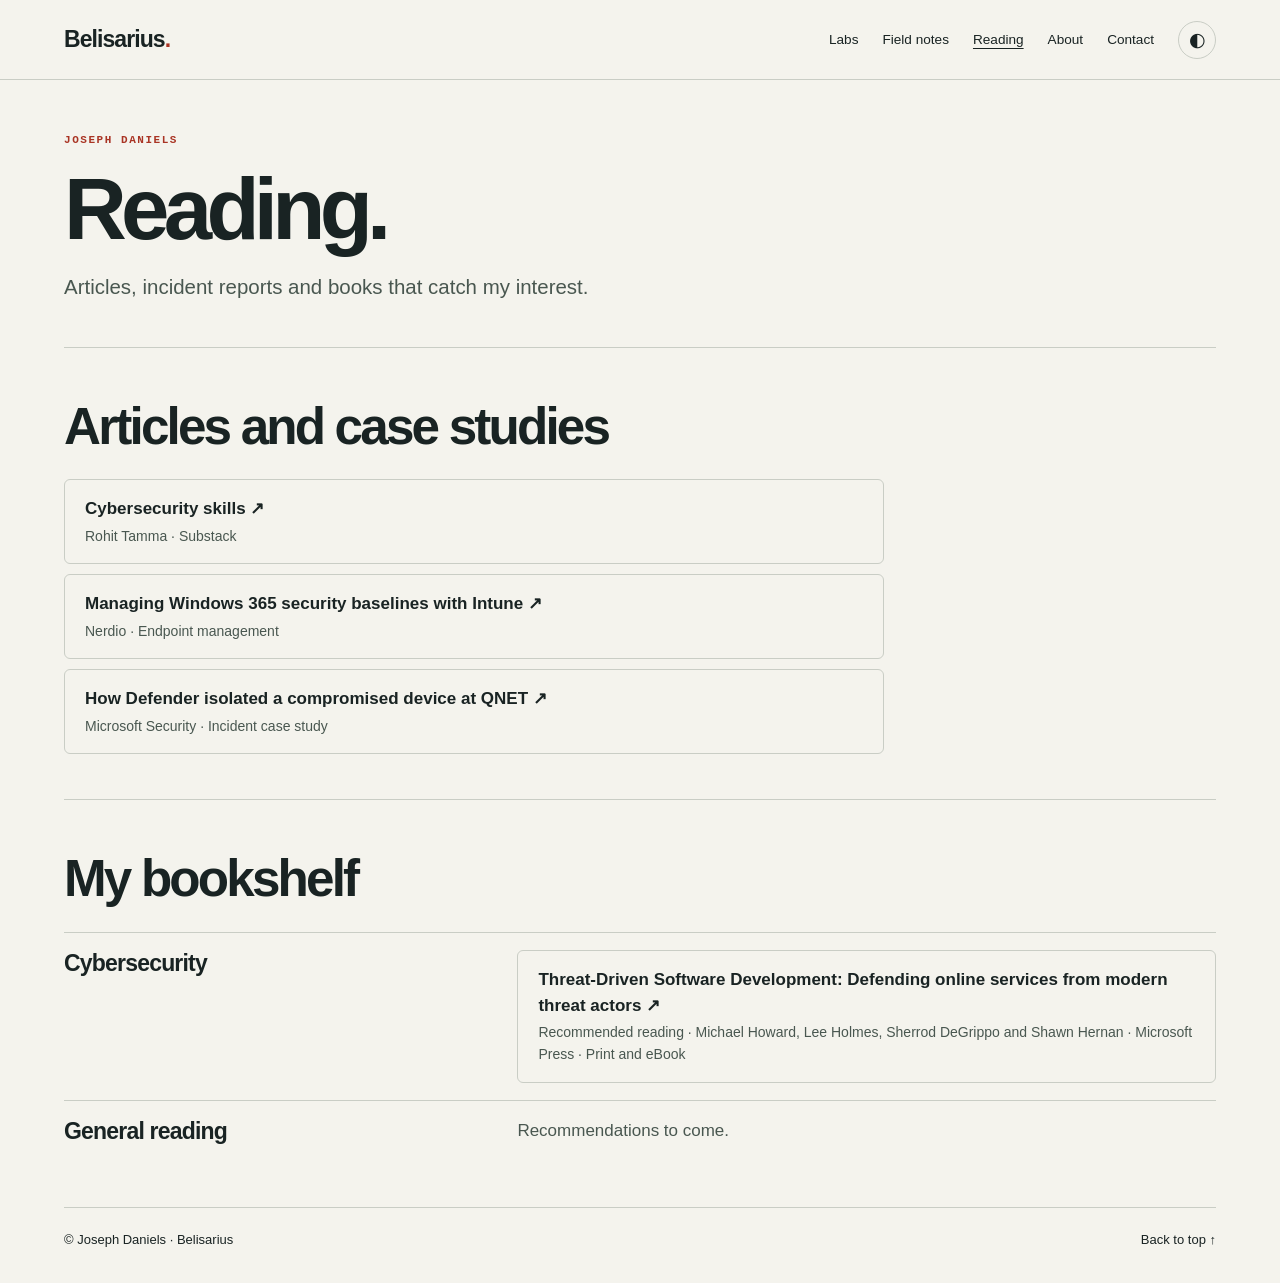
<file: portfolio/reading.html>
<!doctype html><html lang="en"><head><meta charset="utf-8"><meta name="viewport" content="width=device-width, initial-scale=1"><meta http-equiv="Content-Security-Policy" content="default-src 'none'; script-src 'self'; style-src 'self'; img-src 'self'; font-src 'self'; connect-src 'none'; base-uri 'none'; form-action 'none'; object-src 'none'; upgrade-insecure-requests"><meta name="referrer" content="no-referrer"><link rel="canonical" href="https://belisarius13.com/reading.html"><meta name="description" content="Joseph Daniels builds security operations centres, hardens cloud environments and engineers threat detections in the Microsoft ecosystem."><link rel="icon" type="image/svg+xml" href="assets/favicon.svg"><title>Reading | Joseph Daniels · Belisarius</title><link rel="stylesheet" href="assets/home.css?v=badge-showcase2"></head><body><header><a class="brand" href="index.html#home">Belisarius<b>.</b></a><nav aria-label="Primary"><a href="index.html#work">Labs</a><a href="index.html#notes">Field notes</a><a href="reading.html" aria-current="page">Reading</a><a href="index.html#about">About</a><a href="index.html#contact">Contact</a><button aria-label="Toggle purple and blue theme" aria-pressed="false">◐</button></nav></header><main id="reading"><section><small>Joseph Daniels</small><h1>Reading.</h1><p class="intro">Articles, incident reports and books that catch my interest.</p></section><section><h2>Articles and case studies</h2><div class="reading-links"><a href="https://rohittamma.substack.com/p/the-cybersecurity-skill-you-wont"><strong>Cybersecurity skills ↗</strong><span>Rohit Tamma · Substack</span></a><a href="https://getnerdio.com/blog/endpoint-security-management/"><strong>Managing Windows 365 security baselines with Intune ↗</strong><span>Nerdio · Endpoint management</span></a><a href="https://www.microsoft.com/en-us/security/blog/2026/08/04/129-seconds-disruption-microsoft-defender-stops-ransomware-qnet/"><strong>How Defender isolated a compromised device at QNET ↗</strong><span>Microsoft Security · Incident case study</span></a></div></section><section><h2>My bookshelf</h2><div class="row"><h3>Cybersecurity</h3><div class="reading-links"><a href="https://www.microsoftpressstore.com/store/threat-driven-software-development-defending-online-9780135567388"><strong>Threat-Driven Software Development: Defending online services from modern threat actors ↗</strong><span>Recommended reading · Michael Howard, Lee Holmes, Sherrod DeGrippo and Shawn Hernan · Microsoft Press · Print and eBook</span></a></div></div><div class="row"><h3>General reading</h3><p>Recommendations to come.</p></div></section></main><footer><span>© Joseph Daniels · Belisarius</span><a href="#reading">Back to top ↑</a></footer><script src="assets/home.js?v=contact2"></script></body></html>
</file>
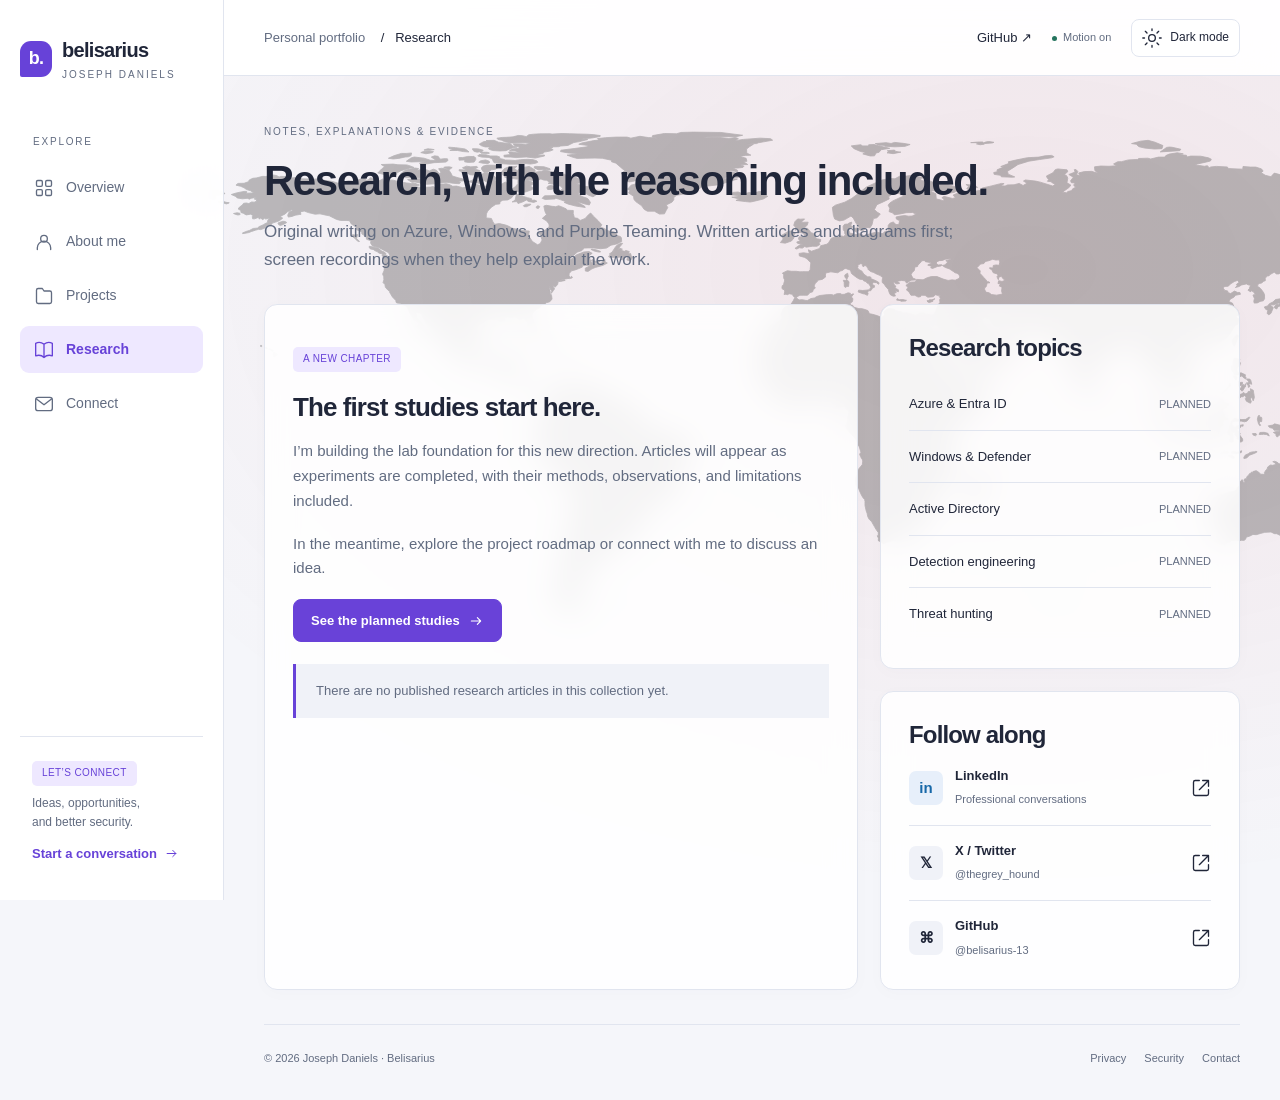
<file: portfolio/research.html>
<!doctype html>
<html lang="en"><head><meta charset="utf-8"><meta name="viewport" content="width=device-width,initial-scale=1">
<meta http-equiv="Content-Security-Policy" content="default-src 'none'; script-src 'self'; style-src 'self'; img-src 'self'; font-src 'self'; connect-src 'none'; base-uri 'none'; form-action 'none'; object-src 'none'; upgrade-insecure-requests">
<meta name="referrer" content="no-referrer"><meta name="color-scheme" content="light dark"><meta name="description" content="Follow the development of original security research across Azure, Windows, and Purple Teaming.">
<title>Research | Joseph Daniels — Belisarius</title><link rel="canonical" href="https://belisarius13.com/research.html">
<meta property="og:title" content="Research | Joseph Daniels"><meta property="og:description" content="Follow the development of original security research across Azure, Windows, and Purple Teaming."><meta property="og:type" content="website"><meta property="og:url" content="https://belisarius13.com/research.html">
<link rel="icon" href="assets/favicon.svg" type="image/svg+xml"><link rel="stylesheet" href="assets/site.css?v=20261105-logo"><script src="assets/site.js?v=contact2"></script></head>
<body><div class="defence-scene world-backdrop" aria-hidden="true"><div class="world-orbit"><img src="assets/world-map.svg" alt="" width="1080" height="450"></div></div><a class="skip" href="#main">Skip to content</a>
<aside class="sidebar" id="site-sidebar" aria-label="Primary navigation"><a class="brand" href="index.html"><span class="brand-mark">b.</span><span>belisarius<small>JOSEPH DANIELS</small></span></a><div class="nav-label">Explore</div><nav class="side-nav"><a href="index.html"><svg viewBox="0 0 24 24" aria-hidden="true"><rect x="3" y="3" width="7" height="7" rx="1.5"/><rect x="14" y="3" width="7" height="7" rx="1.5"/><rect x="3" y="14" width="7" height="7" rx="1.5"/><rect x="14" y="14" width="7" height="7" rx="1.5"/></svg>Overview</a><a href="about.html"><svg viewBox="0 0 24 24" aria-hidden="true"><circle cx="12" cy="8" r="4"/><path d="M4 21v-2a8 8 0 0 1 16 0v2"/></svg>About me</a><a href="projects.html"><svg viewBox="0 0 24 24" aria-hidden="true"><path d="M3 7V5a2 2 0 0 1 2-2h5l2 3h7a2 2 0 0 1 2 2v11a2 2 0 0 1-2 2H5a2 2 0 0 1-2-2Z"/></svg>Projects</a><a href="research.html" aria-current="page"><svg viewBox="0 0 24 24" aria-hidden="true"><path d="M12 5v16M12 5C8 2 4 3 2 4v15c3-1 7-1 10 2 3-3 7-3 10-2V4c-2-1-6-2-10 1Z"/></svg>Research</a><a href="contact.html"><svg viewBox="0 0 24 24" aria-hidden="true"><rect x="2" y="4" width="20" height="16" rx="3"/><path d="m3 6 9 7 9-7"/></svg>Connect</a></nav><div class="side-bottom"><span class="badge purple">LET’S CONNECT</span><p>Ideas, opportunities,<br>and better security.</p><a class="text-link" href="contact.html">Start a conversation<svg viewBox="0 0 24 24" aria-hidden="true"><path d="M5 12h14m-5-5 5 5-5 5"/></svg></a></div></aside>
<div class="app"><header class="topbar"><button type="button" class="menu-toggle" aria-expanded="false" aria-controls="site-sidebar" aria-label="Toggle navigation"><svg viewBox="0 0 24 24" aria-hidden="true"><path d="M3 6h18M3 12h18M3 18h18"/></svg></button><a class="mobile-brand" href="index.html">belisarius.</a><div class="breadcrumb">Personal portfolio <span>/ &nbsp; Research</span></div><div class="top-actions"><a href="https://github.com/belisarius-13">GitHub ↗</a><button type="button" class="motion-toggle" aria-pressed="false" aria-label="Pause background motion"><span>Motion on</span></button><button type="button" class="theme-toggle" aria-label="Switch theme"><svg viewBox="0 0 24 24" aria-hidden="true"><circle cx="12" cy="12" r="4"/><path d="M12 1v2m0 18v2M1 12h2m18 0h2M4 4l2 2m12 12 2 2M4 20l2-2M18 6l2-2"/></svg><span>Theme</span></button></div></header>
<main class="content" id="main"><header class="page-heading"><span class="eyebrow">NOTES, EXPLANATIONS & EVIDENCE</span><h1>Research, with the reasoning included.</h1><p>Original writing on Azure, Windows, and Purple Teaming. Written articles and diagrams first; screen recordings when they help explain the work.</p></header><div class="dashboard"><section class="card research-empty"><span class="badge purple">A NEW CHAPTER</span><h2>The first studies start here.</h2><p>I’m building the lab foundation for this new direction. Articles will appear as experiments are completed, with their methods, observations, and limitations included.</p><p>In the meantime, explore the project roadmap or connect with me to discuss an idea.</p><a class="button" href="projects.html">See the planned studies<svg viewBox="0 0 24 24" aria-hidden="true"><path d="M5 12h14m-5-5 5 5-5 5"/></svg></a><div class="note">There are no published research articles in this collection yet.</div></section><div class="stack"><section class="card"><h2>Research topics</h2><ul class="topic-list"><li>Azure &amp; Entra ID <span>PLANNED</span></li><li>Windows &amp; Defender <span>PLANNED</span></li><li>Active Directory <span>PLANNED</span></li><li>Detection engineering <span>PLANNED</span></li><li>Threat hunting <span>PLANNED</span></li></ul></section><section class="card"><h2>Follow along</h2><a class="social-row" href="https://www.linkedin.com/in/daniel-t-4a1260342/" rel="me"><span class="social-logo linkedin">in</span><span class="details"><strong>LinkedIn</strong><small>Professional conversations</small></span><svg viewBox="0 0 24 24" aria-hidden="true"><path d="M14 3h7v7M10 14 21 3M10 3H5a2 2 0 0 0-2 2v14a2 2 0 0 0 2 2h14a2 2 0 0 0 2-2v-5"/></svg></a><a class="social-row" href="https://x.com/thegrey_hound" rel="me"><span class="social-logo ">𝕏</span><span class="details"><strong>X / Twitter</strong><small>@thegrey_hound</small></span><svg viewBox="0 0 24 24" aria-hidden="true"><path d="M14 3h7v7M10 14 21 3M10 3H5a2 2 0 0 0-2 2v14a2 2 0 0 0 2 2h14a2 2 0 0 0 2-2v-5"/></svg></a><a class="social-row" href="https://github.com/belisarius-13" rel="me"><span class="social-logo ">⌘</span><span class="details"><strong>GitHub</strong><small>@belisarius-13</small></span><svg viewBox="0 0 24 24" aria-hidden="true"><path d="M14 3h7v7M10 14 21 3M10 3H5a2 2 0 0 0-2 2v14a2 2 0 0 0 2 2h14a2 2 0 0 0 2-2v-5"/></svg></a></section></div></div><footer class="footer"><span>© 2026 Joseph Daniels · Belisarius</span><div><a href="privacy.html">Privacy</a><a href="security.html">Security</a><a href="contact.html">Contact</a></div></footer></main></div></body></html>
</file>
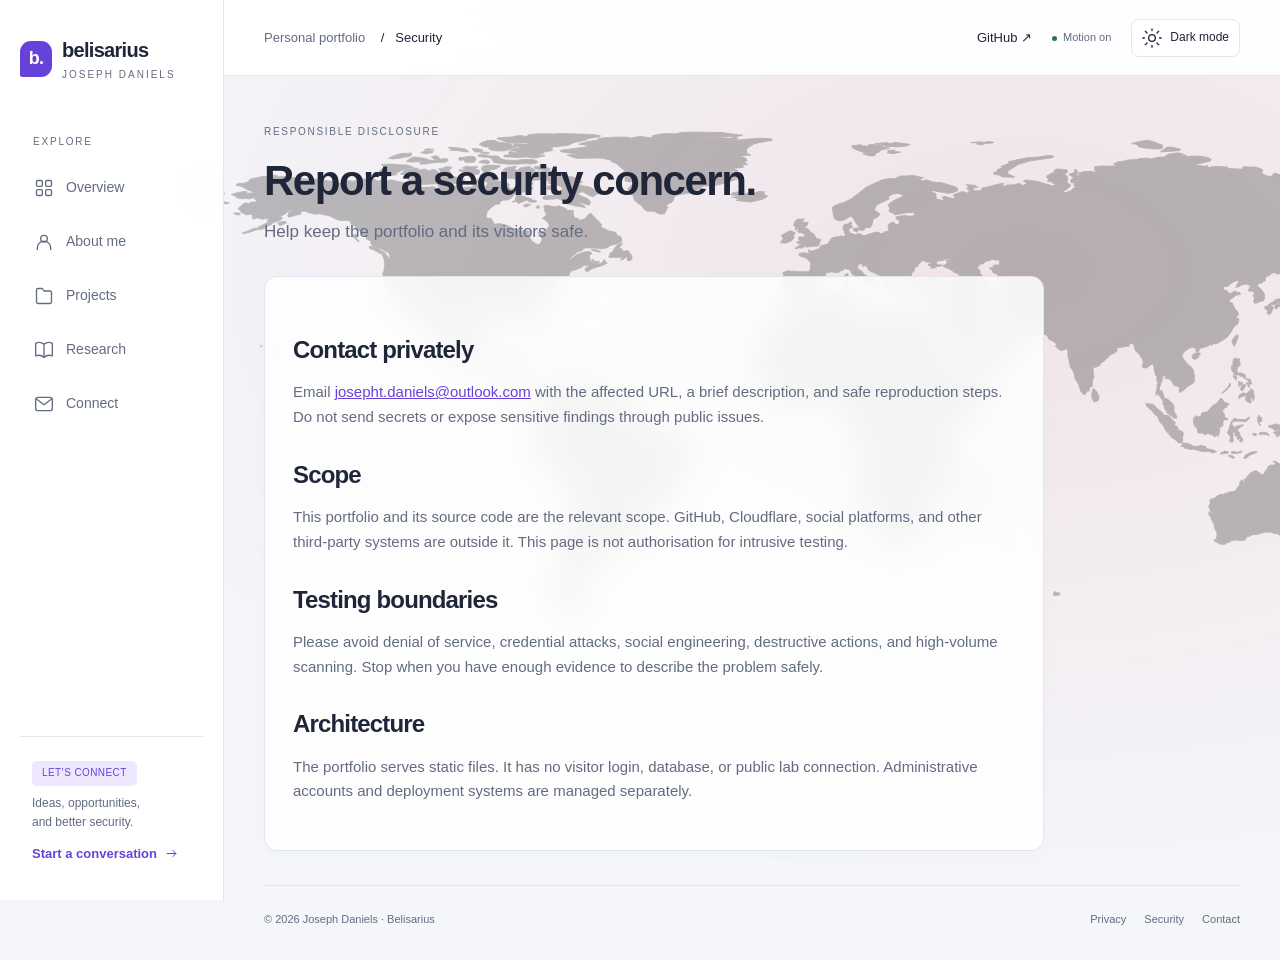
<file: portfolio/security.html>
<!doctype html>
<html lang="en"><head><meta charset="utf-8"><meta name="viewport" content="width=device-width,initial-scale=1">
<meta http-equiv="Content-Security-Policy" content="default-src 'none'; script-src 'self'; style-src 'self'; img-src 'self'; font-src 'self'; connect-src 'none'; base-uri 'none'; form-action 'none'; object-src 'none'; upgrade-insecure-requests">
<meta name="referrer" content="no-referrer"><meta name="color-scheme" content="light dark"><meta name="description" content="Responsible security reporting for the Belisarius portfolio.">
<title>Security | Joseph Daniels — Belisarius</title><link rel="canonical" href="https://belisarius13.com/security.html">
<meta property="og:title" content="Security | Joseph Daniels"><meta property="og:description" content="Responsible security reporting for the Belisarius portfolio."><meta property="og:type" content="website"><meta property="og:url" content="https://belisarius13.com/security.html">
<link rel="icon" href="assets/favicon.svg" type="image/svg+xml"><link rel="stylesheet" href="assets/site.css?v=20261105-logo"><script src="assets/site.js?v=contact2"></script></head>
<body><div class="defence-scene world-backdrop" aria-hidden="true"><div class="world-orbit"><img src="assets/world-map.svg" alt="" width="1080" height="450"></div></div><a class="skip" href="#main">Skip to content</a>
<aside class="sidebar" id="site-sidebar" aria-label="Primary navigation"><a class="brand" href="index.html"><span class="brand-mark">b.</span><span>belisarius<small>JOSEPH DANIELS</small></span></a><div class="nav-label">Explore</div><nav class="side-nav"><a href="index.html"><svg viewBox="0 0 24 24" aria-hidden="true"><rect x="3" y="3" width="7" height="7" rx="1.5"/><rect x="14" y="3" width="7" height="7" rx="1.5"/><rect x="3" y="14" width="7" height="7" rx="1.5"/><rect x="14" y="14" width="7" height="7" rx="1.5"/></svg>Overview</a><a href="about.html"><svg viewBox="0 0 24 24" aria-hidden="true"><circle cx="12" cy="8" r="4"/><path d="M4 21v-2a8 8 0 0 1 16 0v2"/></svg>About me</a><a href="projects.html"><svg viewBox="0 0 24 24" aria-hidden="true"><path d="M3 7V5a2 2 0 0 1 2-2h5l2 3h7a2 2 0 0 1 2 2v11a2 2 0 0 1-2 2H5a2 2 0 0 1-2-2Z"/></svg>Projects</a><a href="research.html"><svg viewBox="0 0 24 24" aria-hidden="true"><path d="M12 5v16M12 5C8 2 4 3 2 4v15c3-1 7-1 10 2 3-3 7-3 10-2V4c-2-1-6-2-10 1Z"/></svg>Research</a><a href="contact.html"><svg viewBox="0 0 24 24" aria-hidden="true"><rect x="2" y="4" width="20" height="16" rx="3"/><path d="m3 6 9 7 9-7"/></svg>Connect</a></nav><div class="side-bottom"><span class="badge purple">LET’S CONNECT</span><p>Ideas, opportunities,<br>and better security.</p><a class="text-link" href="contact.html">Start a conversation<svg viewBox="0 0 24 24" aria-hidden="true"><path d="M5 12h14m-5-5 5 5-5 5"/></svg></a></div></aside>
<div class="app"><header class="topbar"><button type="button" class="menu-toggle" aria-expanded="false" aria-controls="site-sidebar" aria-label="Toggle navigation"><svg viewBox="0 0 24 24" aria-hidden="true"><path d="M3 6h18M3 12h18M3 18h18"/></svg></button><a class="mobile-brand" href="index.html">belisarius.</a><div class="breadcrumb">Personal portfolio <span>/ &nbsp; Security</span></div><div class="top-actions"><a href="https://github.com/belisarius-13">GitHub ↗</a><button type="button" class="motion-toggle" aria-pressed="false" aria-label="Pause background motion"><span>Motion on</span></button><button type="button" class="theme-toggle" aria-label="Switch theme"><svg viewBox="0 0 24 24" aria-hidden="true"><circle cx="12" cy="12" r="4"/><path d="M12 1v2m0 18v2M1 12h2m18 0h2M4 4l2 2m12 12 2 2M4 20l2-2M18 6l2-2"/></svg><span>Theme</span></button></div></header>
<main class="content" id="main"><header class="page-heading"><span class="eyebrow">RESPONSIBLE DISCLOSURE</span><h1>Report a security concern.</h1><p>Help keep the portfolio and its visitors safe.</p></header><article class="card prose"><h2>Contact privately</h2><p>Email <a href="mailto:josepht.daniels@outlook.com?subject=Belisarius%20security%20report">josepht.daniels@outlook.com</a> with the affected URL, a brief description, and safe reproduction steps. Do not send secrets or expose sensitive findings through public issues.</p><h2>Scope</h2><p>This portfolio and its source code are the relevant scope. GitHub, Cloudflare, social platforms, and other third-party systems are outside it. This page is not authorisation for intrusive testing.</p><h2>Testing boundaries</h2><p>Please avoid denial of service, credential attacks, social engineering, destructive actions, and high-volume scanning. Stop when you have enough evidence to describe the problem safely.</p><h2>Architecture</h2><p>The portfolio serves static files. It has no visitor login, database, or public lab connection. Administrative accounts and deployment systems are managed separately.</p></article><footer class="footer"><span>© 2026 Joseph Daniels · Belisarius</span><div><a href="privacy.html">Privacy</a><a href="security.html">Security</a><a href="contact.html">Contact</a></div></footer></main></div></body></html>
</file>
<file: portfolio/assets/home.css>
*{box-sizing:border-box}html{scroll-behavior:smooth}body{--bg:#f4f3ed;--ink:#192323;--line:#c9cdc5;--muted:#495750;--red:#a93424;margin:0;background:var(--bg);color:var(--ink);font:17px/1.55 'Inter',Arial,sans-serif}body.dark{--bg:#172020;--ink:#f5f1e7;--line:#485450;--muted:#b7c4bb;--red:#ff9b85}header,main,footer{max-width:1320px;margin:auto;padding:0 5vw}header{min-height:80px;display:flex;align-items:center;justify-content:space-between;border-bottom:1px solid var(--line);gap:16px}a,button,summary{color:inherit}a{text-decoration:none}a:hover,summary:hover{text-decoration:underline}nav{display:flex;gap:24px;align-items:center;font-size:.85rem}button{border:1px solid var(--line);border-radius:50%;width:38px;height:38px;background:transparent;font-size:19px;cursor:pointer}.brand{font-weight:800;letter-spacing:-.04em;font-size:23px}.brand b{color:var(--red)}section{padding:45px 0;border-bottom:1px solid var(--line)}.hero{display:grid;grid-template-columns:1.15fr 1fr;gap:5vw;align-items:center;padding:52px 0}.eyebrow,small{font:700 11px/1.6 'Courier New',monospace;letter-spacing:.14em;text-transform:uppercase;color:var(--red)}h1,h2,h3,p{margin:0}h1{font-size:clamp(58px,6.8vw,98px);line-height:.93;letter-spacing:-.066em;margin:18px 0 22px}h2{font-size:clamp(32px,4vw,54px);line-height:1.1;letter-spacing:-.055em;margin:6px 0 24px}h3{font-size:23px;line-height:1.2;letter-spacing:-.035em;margin:8px 0}p{color:var(--muted);max-width:640px}.intro{font-size:clamp(18px,1.6vw,23px);line-height:1.45}.actions{display:flex;gap:20px;align-items:center;margin-top:24px;font-size:14px;font-weight:bold}.btn{padding:12px 17px;background:var(--ink);color:var(--bg);border-radius:4px}@media(prefers-reduced-motion:reduce){*{animation:none!important;scroll-behavior:auto!important}}.card{background:#1e302e;color:#f7f5eb;border-radius:5px;padding:clamp(22px,3vw,42px);display:grid;grid-template-columns:1fr 1fr;gap:30px}.card p{color:#dce4dc}.card small{color:#b2d4bf}.card h3{font-size:clamp(25px,3vw,42px)}summary{cursor:pointer;font-weight:bold;margin-top:15px}details p{margin-top:10px}.row{display:grid;grid-template-columns:1fr 1.65fr;gap:30px;border-top:1px solid var(--line);padding:17px 0;align-items:start}.row h3{margin:0}.sub{padding-top:24px}.company{display:flex;align-items:center;gap:16px;margin-top:18px}.company img{width:55px;background:white;border-radius:4px}.company div{font-size:15px}footer{padding-top:22px;padding-bottom:32px;font-size:13px;display:flex;justify-content:space-between}a:focus-visible,summary:focus-visible,button:focus-visible{outline:3px solid #db7545;outline-offset:4px}@media(max-width:720px){header{flex-wrap:wrap;padding-top:12px;padding-bottom:12px}nav{gap:14px;flex-wrap:wrap}.hero,.card,.row{grid-template-columns:1fr;gap:15px}.hero{padding:30px 0}.row{gap:6px}section{padding:30px 0}}

.contact-grid{display:grid;grid-template-columns:1fr 1.4fr;gap:clamp(24px,5vw,70px)}.profiles{display:flex;flex-wrap:wrap;gap:16px;margin-top:18px}.profiles a{text-decoration:underline;text-underline-offset:4px}form{display:grid;gap:14px}label{display:grid;gap:5px;font-size:15px;font-weight:600}input,select,textarea{box-sizing:border-box;width:100%;min-width:0;padding:10px;border:1px solid var(--line);background:var(--bg);color:var(--ink);border-radius:4px;font:inherit}textarea{min-height:105px}.form-grid{display:grid;grid-template-columns:1fr 1fr;gap:12px}form button{background:var(--ink);color:var(--bg);border-radius:4px;width:fit-content;height:auto;padding:10px 16px;font-size:15px;font-weight:700}form button svg{width:18px;height:18px;vertical-align:middle;fill:none;stroke:currentColor}.form-help{font-size:13px}.form-help a{text-decoration:underline}@media(max-width:720px){.contact-grid,.form-grid{grid-template-columns:1fr}}


body.dark{--bg:#1e2345;--ink:#faf7ff;--line:#66688e;--muted:#d3d6ee;--red:#eab5ff;background:linear-gradient(125deg,#332047,#242948 52%,#162e51) fixed;color-scheme:dark}
.dark .card{background:#303455}
.profile-art{display:grid;place-items:center;padding:20px}
.profile-art > img{width:min(72%,300px);height:auto;aspect-ratio:1;border-radius:50%;object-fit:cover}
.reading-links{display:grid;gap:10px;max-width:820px}
.reading-links a{display:grid;gap:3px;padding:16px 20px;border:1px solid var(--line);border-radius:6px}
.reading-links a span{color:var(--muted);font-size:14px}
nav [aria-current="page"]{text-decoration:underline;text-underline-offset:4px}
@media(max-width:720px){.profile-art > img{width:min(55%,190px)}nav{gap:12px}}

.field-note article{max-width:730px;margin:48px auto 64px}
.field-note h1{font-size:clamp(42px,6vw,78px);line-height:1.04}
.field-note h2{font-size:clamp(25px,3vw,36px);margin:36px 0 12px}
.field-note p{max-width:none;margin:14px 0;line-height:1.65}
.field-note a{text-decoration:underline;text-underline-offset:3px}
.field-note code{overflow-wrap:anywhere}
.notes-panel {
  margin-block: 30px;
  padding: clamp(24px, 4vw, 54px);
  border: 0;
  border-radius: 22px;
  background: radial-gradient(ellipse at 80% 18%, #f4cadd, transparent 65%),
              linear-gradient(125deg, #eee4f4, #e7f1ef);
}
.dark .notes-panel {
  background: radial-gradient(ellipse at 80% 18%, #523758, transparent 65%),
              linear-gradient(125deg, #33314d, #243c4e);
}
.notes-panel h2 { margin: 0 0 10px; }
.notes-intro { margin-bottom: clamp(22px, 3vw, 38px); }
.note-feature {
  display: grid;
  grid-template-columns: clamp(112px, 15vw, 180px) minmax(0, 1fr);
  align-items: center;
  gap: clamp(20px, 3vw, 42px);
  padding: clamp(18px, 3vw, 36px);
  border: 1px solid rgba(255,255,255,.65);
  border-radius: 18px;
  background: rgba(255,255,255,.49);
  box-shadow: 0 12px 32px rgba(48,34,70,.08);
}
.dark .note-feature { background: #2a2942; border-color: #696078; }
.note-cover {
  position: relative;
  overflow: hidden;
  width: 100%;
  aspect-ratio: 3 / 4;
  display: flex;
  flex-direction: column;
  justify-content: space-between;
  padding: 11%;
  border-radius: 2px 6px 6px 2px;
  color: #fdf7ff;
  background: linear-gradient(145deg, #291e48, #52396f 60%, #314e65);
  box-shadow: inset 4px 0 0 #ad98bf, 2px 5px 10px #23193424;
}
.cover-title { font-weight: 700; font-size: clamp(13px, 1.55vw, 21px); line-height: 1.12; letter-spacing: -.04em; }
.cover-imprint,.cover-author { font: 10px/1.3 monospace; }
.cover-envelope {
  width: 62%;
  aspect-ratio: 1.55;
  border: 2px solid #dfcbea;
  border-radius: 3px;
  background: linear-gradient(32deg,transparent 48%,#dfcbea 49% 52%,transparent 53%) left top / 50% 65% no-repeat,
              linear-gradient(-32deg,transparent 48%,#dfcbea 49% 52%,transparent 53%) right top / 50% 65% no-repeat;
}
.note-copy { display: grid; justify-items: start; gap: 14px; }
.note-copy h3 { margin: 0; max-width: 24ch; font-size: clamp(23px, 3vw, 38px); }
.note-read { display: inline-flex; align-items: center; gap: .65em; min-height: 44px; color: #59277b; font-weight: 700; }
.dark .note-read { color: #eed1ff; }
@media (max-width: 600px) {
  .note-feature { grid-template-columns: minmax(0,1fr); align-items: start; }
  .note-cover { width: 112px; padding: 12px; }
}

/* Open badge showcase inspired by the supplied certification reference. */
.profile-art{padding:0;min-width:0}
.credentials{grid-column:1/-1;width:100%;padding-top:28px;text-align:center}
.credentials h2{font:700 11px/1.6 'Courier New',monospace;letter-spacing:.14em;text-transform:uppercase;color:var(--red);margin:0 0 24px}
.credential-grid{list-style:none;margin:0;padding:0;display:grid;grid-template-columns:repeat(6,minmax(0,1fr));gap:26px 18px;align-items:start}
.credential-grid li:first-child{grid-column:1/-1;margin-bottom:24px}
.credential-grid a{display:flex;flex-direction:column;align-items:center;gap:16px;height:100%;padding:8px 4px}
.credential-grid a:hover strong{text-decoration:underline;text-underline-offset:4px}
.credential-grid img{width:96px;height:110px;object-fit:contain}
.credential-copy{display:flex;flex-direction:column;align-items:center;gap:10px;max-width:180px}
.credential-issuer{order:2;font:11px/1.5 'Courier New',monospace;color:var(--muted)}
.credential-copy strong{font-size:13px;line-height:1.5;font-weight:500;text-decoration:underline;text-underline-offset:4px}
.credential-grid li:first-child a{gap:24px}
.credential-grid li:first-child .credential-copy{order:-1;max-width:none;gap:8px}
.credential-grid li:first-child strong{font-size:clamp(23px,3vw,36px);font-weight:500;letter-spacing:-.03em;text-decoration:none}
.credential-grid li:first-child img{width:220px;height:250px}
.credentials-upcoming{margin-top:38px;padding-top:22px;border-top:1px solid var(--line)}
.credentials-upcoming h3{font:700 11px/1.6 'Courier New',monospace;letter-spacing:.12em;text-transform:uppercase;color:var(--muted);margin:0 0 12px}
.credentials-upcoming ul{display:flex;justify-content:center;flex-wrap:wrap;gap:12px 28px;list-style:none;margin:0;padding:0}
.credentials-upcoming li{font-size:13px;line-height:1.5;color:var(--muted)}
@media(max-width:900px){.credential-grid{grid-template-columns:repeat(3,minmax(0,1fr));gap:28px 18px}}
@media(max-width:480px){.credential-grid{grid-template-columns:repeat(2,minmax(0,1fr));gap:26px 16px}.credential-grid li:first-child img{width:180px;height:210px}.credentials{padding-top:24px}.credential-grid img{width:86px;height:100px}}
</file>
<file: portfolio/assets/site.css>
@layer base, layout, components;
@layer base {
:root{color-scheme:light;--bg:#f5f6fa;--surface:#fff;--surface2:#f0f2f8;--text:#202639;--muted:#626c81;--line:#e1e5ef;--accent:#6742d8;--soft:#eee8ff;--green:#25745e;--shadow:0 3px 18px #26376005}
:root[data-theme=dark]{color-scheme:dark;--bg:#11131c;--surface:#1a1d29;--surface2:#222635;--text:#ecedf5;--muted:#aab3c8;--line:#33394c;--accent:#b69aff;--soft:#31264a;--green:#86d4b9;--shadow:none}
*{box-sizing:border-box}html{scroll-behavior:smooth;scroll-padding-top:90px}body{margin:0;background:var(--bg);color:var(--text);font:15px/1.65 -apple-system,BlinkMacSystemFont,"Segoe UI",sans-serif}a{color:inherit;text-decoration:none}button,input,select,textarea{font:inherit}button,a,input,select,textarea{outline-offset:5px}a:focus-visible,button:focus-visible,input:focus-visible,select:focus-visible,textarea:focus-visible{outline:3px solid var(--accent)}button{cursor:pointer}p{color:var(--muted);margin:0 0 18px}h1,h2,h3{line-height:1.22;letter-spacing:-.035em;margin:0 0 16px}h1{font-size:42px;font-weight:650}h2{font-size:24px;font-weight:620}h3{font-size:18px;font-weight:620}svg{width:20px;height:20px;fill:none;stroke:currentColor;stroke-width:1.6;stroke-linecap:round;stroke-linejoin:round;flex-shrink:0}small{font-size:12px}::selection{background:var(--soft)}
}
@layer layout {
.sidebar{position:fixed;inset:0 auto 0 0;width:224px;background:var(--surface);border-right:1px solid var(--line);padding:34px 20px;display:flex;flex-direction:column;z-index:20}.brand{display:flex;align-items:center;gap:10px;font-weight:700;font-size:20px;letter-spacing:-.7px}.brand-mark{width:32px;height:36px;background:var(--accent);color:var(--surface);display:grid;place-items:center;border-radius:11px 11px 11px 2px;font-size:18px}.brand small{color:var(--muted);display:block;font-size:10px;letter-spacing:2px;font-weight:500}.nav-label{color:var(--muted);font-size:10px;text-transform:uppercase;letter-spacing:1.8px;margin:50px 13px 14px}.side-nav{display:grid;gap:7px}.side-nav a{display:flex;align-items:center;gap:12px;padding:12px 14px;border-radius:9px;color:var(--muted);font-size:14px}.side-nav a:hover,.side-nav a[aria-current=page]{background:var(--soft);color:var(--accent)}.side-nav a[aria-current=page]{font-weight:600}.side-bottom{margin-top:auto;border-top:1px solid var(--line);padding:22px 12px 0}.side-bottom p{font-size:12px;margin:8px 0}.side-bottom a{font-size:12px;color:var(--accent)}.app{margin-left:224px}.topbar{height:76px;border-bottom:1px solid var(--line);display:flex;align-items:center;justify-content:space-between;padding:0 40px;background:var(--surface);gap:12px}.breadcrumb{color:var(--muted);font-size:13px}.breadcrumb span{color:var(--text);margin-left:12px}.top-actions{display:flex;gap:18px;align-items:center}.top-actions>a{font-size:13px}.theme-toggle{background:var(--surface);border:1px solid var(--line);border-radius:8px;color:var(--text);padding:8px 10px;display:flex;gap:8px;align-items:center;font-size:12px}.menu-toggle{display:none}.content{max-width:1420px;margin:0 auto;padding:34px 40px 24px}.profile{padding:32px;display:flex;gap:26px;align-items:center;position:relative;overflow:hidden;background:var(--surface);border:1px solid var(--line);border-radius:16px}.profile:before{content:"";position:absolute;inset:0 0 auto;height:5px;background:linear-gradient(90deg,#6842d7,#9b81eb 55%,#c8b9f5)}.avatar{height:114px;width:114px;flex-shrink:0;border-radius:50%;background:var(--soft);border:6px solid var(--surface);outline:1px solid var(--line);display:grid;place-items:center;color:var(--accent);font-size:37px;font-weight:550;letter-spacing:-2px}.profile-copy{flex:1}.profile h1{font-size:31px;margin:0 0 6px}.profile h1 span{font-weight:400;color:var(--muted);font-size:22px}.profile p{font-size:14px;margin:8px 0}.profile-meta{display:flex;flex-wrap:wrap;gap:18px;font-size:12px;color:var(--muted)}.profile-meta span{display:flex;align-items:center;gap:5px}.profile-meta svg{width:14px;height:14px}.profile-actions{display:grid;gap:9px;min-width:170px;text-align:center}.tabs{display:flex;gap:32px;margin:22px 0 28px;border-bottom:1px solid var(--line);overflow:auto}.tabs a{white-space:nowrap;font-size:13px;color:var(--muted);padding:12px 2px 15px;border-bottom:2px solid transparent}.tabs a.active{border-color:var(--accent);color:var(--accent);font-weight:600}.dashboard{display:grid;grid-template-columns:minmax(0,1.65fr) minmax(280px,1fr);gap:22px}.stack{display:grid;align-content:start;gap:22px}.card{padding:28px;background:var(--surface);border:1px solid var(--line);border-radius:13px;box-shadow:var(--shadow)}.card-heading{display:flex;align-items:center;justify-content:space-between;gap:14px;margin-bottom:23px}.card-heading h2{font-size:18px;margin:0;letter-spacing:-.02em}.card-heading>span,.eyebrow{font-size:10px;text-transform:uppercase;letter-spacing:1.7px;color:var(--muted)}.section-head{display:flex;justify-content:space-between;gap:16px;align-items:end;margin:35px 0 20px}.section-head p{margin:0}.footer{border-top:1px solid var(--line);margin-top:34px;padding:24px 0 8px;display:flex;justify-content:space-between;gap:15px;font-size:11px;color:var(--muted)}.footer a{margin-left:18px}.page-heading{margin:8px 0 30px}.page-heading h1{margin:12px 0}.page-heading p{max-width:700px;font-size:17px}.grid3{display:grid;grid-template-columns:repeat(3,minmax(0,1fr));gap:20px}.grid2{display:grid;grid-template-columns:repeat(2,minmax(0,1fr));gap:22px}
}
@layer components {
.button{display:inline-flex;align-items:center;justify-content:center;gap:8px;background:#6942d8;border:1px solid #6942d8;color:white;border-radius:8px;padding:10px 17px;font-size:13px;font-weight:600;transition:transform .15s,background .15s}.button:hover{background:#5430ba;transform:translateY(-1px)}.button.secondary{background:var(--surface);border-color:var(--line);color:var(--text)}.button.secondary:hover{background:var(--surface2)}.button svg{width:16px;height:16px}.text-link{color:var(--accent);font-size:13px;font-weight:550;display:inline-flex;gap:7px;align-items:center}.text-link svg{width:15px;height:15px}.badge{display:inline-block;padding:3px 9px;border:1px solid var(--line);border-radius:5px;color:var(--muted);font-size:10px;letter-spacing:.4px}.badge.purple{background:var(--soft);border-color:transparent;color:var(--accent)}.intro-title{font-size:29px;line-height:1.3;max-width:480px;margin-bottom:17px}.intro-title em{font-style:normal;color:var(--accent)}.intro-copy{font-size:14px;max-width:610px}.tags{display:flex;flex-wrap:wrap;gap:7px;margin:20px 0}.tag{border-radius:5px;background:var(--surface2);color:var(--muted);padding:5px 10px;font-size:11px}.role-line{border-top:1px solid var(--line);padding-top:20px;display:flex;align-items:center;gap:13px;margin-top:25px}.role-icon{width:38px;height:38px;background:#fcecec;color:#b33b42;display:grid;place-items:center;border-radius:8px;font-weight:700}.role-line strong{font-size:12px;display:block}.role-line small{font-size:11px;color:var(--muted)}.focus-item{display:flex;gap:15px;padding:17px 0;border-bottom:1px solid var(--line)}.focus-item:first-of-type{padding-top:0}.focus-item:last-child{border:0;padding-bottom:0}.focus-icon{background:var(--soft);color:var(--accent);border-radius:9px;padding:11px;height:43px}.focus-item h3{font-size:14px;letter-spacing:0;margin:0 0 5px}.focus-item p{font-size:12px;margin:0}.social-row{display:flex;gap:12px;align-items:center;padding:14px 0;border-bottom:1px solid var(--line)}.social-row:first-of-type{padding-top:0}.social-row:last-child{border:0;padding-bottom:0}.social-logo{height:34px;width:34px;border-radius:7px;background:var(--surface2);display:grid;place-items:center;font-weight:700}.social-logo.linkedin{background:#e7effa;color:#1768a8}.social-row .details{flex:1}.social-row strong{font-size:13px;display:block}.social-row small{font-size:11px;color:var(--muted)}.social-row:hover strong{color:var(--accent)}.method{display:flex;align-items:stretch;gap:10px;margin:22px 0}.method-step{background:var(--surface2);border:1px solid var(--line);border-radius:8px;padding:14px 12px;flex:1}.method-step b{display:block;font-size:12px;margin-bottom:5px}.method-step span{font-size:11px;color:var(--muted)}.method-step small{color:var(--accent);display:block;margin-bottom:8px}.project-card{display:flex;flex-direction:column}.project-card .project-top{display:flex;justify-content:space-between;margin-bottom:28px}.project-card h3{font-size:20px}.project-card p{font-size:13px}.project-card .text-link{margin-top:auto}.project-number{font-size:12px;color:var(--muted)}.project-art{height:100px;background:var(--surface2);border-radius:8px;margin-bottom:23px;display:flex;align-items:center;justify-content:center;gap:13px;color:var(--accent)}.project-art svg{width:34px;height:34px;stroke-width:1.2}.project-art .connector{width:30px;height:1px;background:var(--line)}.note{background:var(--surface2);border-left:3px solid var(--accent);padding:16px 20px;font-size:13px;color:var(--muted);margin:22px 0}.topic-list{list-style:none;margin:0;padding:0}.topic-list li{display:flex;justify-content:space-between;align-items:center;padding:15px 0;border-bottom:1px solid var(--line);font-size:13px}.topic-list li:last-child{border:0}.topic-list span{font-size:11px;color:var(--muted)}.timeline{list-style:none;margin:0;padding:0}.timeline li{padding:0 0 25px 24px;border-left:1px solid var(--line);position:relative}.timeline li:before{content:"";position:absolute;left:-4px;top:7px;width:7px;height:7px;background:var(--accent);border-radius:50%}.timeline strong{font-size:14px;display:block}.timeline span{font-size:12px;color:var(--muted)}.timeline p{font-size:13px;margin:10px 0 0}.credentials{display:grid;gap:0}.credential{padding:17px 0;border-bottom:1px solid var(--line)}.credential:last-child{border:0}.credential strong{font-size:13px;display:block}.credential span{font-size:12px;color:var(--muted)}.callout{background:var(--soft);padding:30px;border-radius:13px;margin-top:24px;display:flex;justify-content:space-between;align-items:center;gap:24px}.callout h2{font-size:22px;margin-bottom:6px}.callout p{font-size:13px;margin:0}.callout .button{flex-shrink:0}.prose{max-width:780px}.prose h2{margin-top:30px}.prose li{color:var(--muted);margin:8px 0}.prose a{color:var(--accent);text-decoration:underline}.form-grid{display:grid;grid-template-columns:1fr 1fr;gap:18px}label{display:grid;gap:7px;font-size:12px;font-weight:600;margin-bottom:18px}input,select,textarea{width:100%;min-width:0;padding:11px 12px;background:var(--bg);border:1px solid var(--line);border-radius:7px;color:var(--text)}textarea{resize:vertical;min-height:100px}.form-help{font-size:12px;margin:15px 0 0}.status{font-size:13px;color:var(--green);margin-top:15px}.skip{position:fixed;top:-100px;left:20px;z-index:100;background:var(--surface);padding:12px;border:2px solid var(--accent)}.skip:focus{top:10px}.mobile-brand{display:none}.muted{color:var(--muted)}.research-empty{padding:40px 28px}.research-empty h2{font-size:26px;margin-top:20px}.research-empty p{max-width:620px}.detail-list{padding-left:20px;font-size:14px;color:var(--muted)}.detail-list li{margin:10px 0}
}
@media(min-width:1600px){.content{padding-top:42px}.profile{padding:38px}.dashboard{grid-template-columns:minmax(0,1.65fr) minmax(350px,1fr)}}
@media(max-width:1150px){.sidebar{width:190px;padding:30px 14px}.app{margin-left:190px}.content{padding:26px}.topbar{padding:0 26px}.profile{gap:18px;padding:25px}.avatar{width:85px;height:85px;font-size:30px}.profile h1{font-size:25px}.profile h1 span{font-size:18px}.profile-actions{min-width:140px}.dashboard{grid-template-columns:1.3fr 1fr}.card{padding:22px}.method{flex-wrap:wrap}.method-step{flex-basis:40%}.grid3{gap:15px}.project-card{padding:20px}.intro-title{font-size:26px}}
@media(max-width:850px){.sidebar{transform:translateX(-100%);width:224px;transition:transform .2s;top:65px;box-shadow:20px 0 50px #0002}.sidebar.open{transform:translateX(0)}.app{margin-left:0}.topbar{height:65px;position:relative;z-index:30}.menu-toggle{display:flex;background:transparent;border:0;color:var(--text);padding:8px}.mobile-brand{display:block;font-size:15px;font-weight:650}.breadcrumb{display:none}.top-actions>a{display:none}.theme-toggle span{display:none}.top-actions{margin-left:auto}.dashboard{grid-template-columns:1.4fr 1fr}.profile{flex-wrap:wrap}.profile-actions{display:flex;width:100%;padding-left:104px}.grid3{grid-template-columns:1fr}.project-card .project-art{height:70px}.project-card p{max-width:640px}.grid2{grid-template-columns:1fr}.footer{flex-wrap:wrap}}
@media(max-width:600px){.content{padding:20px 16px}.topbar{padding:0 16px}.profile{padding:26px 20px;gap:16px}.profile h1{font-size:25px}.profile h1 span{display:block;font-size:17px;margin-top:5px}.avatar{height:68px;width:68px;font-size:24px;border-width:3px}.profile-copy{min-width:180px}.profile p{font-size:12px}.profile-meta{gap:10px;font-size:11px}.profile-actions{padding-left:0;gap:8px}.profile-actions .button{flex:1;padding:10px;font-size:12px}.tabs{gap:24px;margin:14px 0 22px}.dashboard{grid-template-columns:1fr}.card{padding:22px}.intro-title{font-size:28px}.method{gap:8px}.card-heading{margin-bottom:20px}.section-head{align-items:start;flex-direction:column}.callout{flex-direction:column;align-items:start;padding:24px}.page-heading h1{font-size:34px}.form-grid{grid-template-columns:1fr;gap:0}.footer a{margin:0 18px 0 0}.profile-meta span:last-child{display:none}}
@media(prefers-reduced-motion:reduce){html{scroll-behavior:auto}*,*:before,*:after{transition:none!important}}
.grid3+.card,.card[id=azure],.card[id=windows],.card[id=detection]{margin-top:24px}.text-link{overflow-wrap:anywhere}
/* Translucent defensive network, decorative only; no simulated live telemetry. */
body{isolation:isolate}.defence-scene{position:fixed;inset:0;z-index:-1;pointer-events:none;overflow:hidden;background:radial-gradient(ellipse at 85% 5%,#9c88ea1a,transparent 60%),radial-gradient(ellipse at 30% 90%,#41b7c515,transparent 55%)}.defence-map{width:100%;height:100%;stroke:var(--accent);stroke-width:1.1;opacity:.17;fill:none}.network-lines{opacity:.65}.network-nodes{fill:var(--accent);stroke:none}.signal{stroke-width:2.5;stroke-dasharray:24 1700;animation:signal-flow 18s linear infinite}.signal-two{animation-delay:-9s;animation-duration:24s}.ambient-orb{position:absolute;width:42vw;height:42vw;filter:blur(90px);border-radius:50%;opacity:.13;animation:ambient-drift 24s ease-in-out infinite alternate}.orb-one{background:#8060da;right:-10%;top:-15%}.orb-two{background:#289fb4;left:20%;bottom:-30%;animation-delay:-12s}.card,.profile{background:color-mix(in srgb,var(--surface) 86%,transparent);backdrop-filter:blur(15px);-webkit-backdrop-filter:blur(15px)}.sidebar,.topbar{background:color-mix(in srgb,var(--surface) 94%,transparent);backdrop-filter:blur(18px)}.profile{background:linear-gradient(120deg,color-mix(in srgb,var(--surface) 92%,transparent),color-mix(in srgb,var(--soft) 78%,transparent));box-shadow:0 8px 40px #5941a00a}.avatar{width:132px;height:132px;overflow:hidden;border-width:4px;background:linear-gradient(145deg,var(--soft),var(--surface2));box-shadow:0 0 0 8px color-mix(in srgb,var(--soft) 30%,transparent)}.avatar img{width:100%;height:100%;object-fit:contain;display:block;transform:scale(1.08);transform-origin:center bottom}.card{transition:border-color .25s,box-shadow .25s}.card:hover{border-color:color-mix(in srgb,var(--accent) 28%,var(--line));box-shadow:0 10px 32px #5941a009}.project-art{background:linear-gradient(135deg,var(--soft),var(--surface2))}.focus-picker{display:grid;grid-template-columns:1fr 1fr;gap:7px}.focus-choice{display:flex;align-items:center;gap:8px;border:1px solid var(--line);background:color-mix(in srgb,var(--surface) 65%,transparent);color:var(--muted);border-radius:7px;padding:10px;text-align:left;font-size:11px;min-height:48px;transition:background .2s,border-color .2s}.focus-choice svg{width:16px;height:16px}.focus-choice:last-child{grid-column:1/-1}.focus-choice:hover,.focus-choice[aria-pressed=true]{background:var(--soft);color:var(--accent);border-color:color-mix(in srgb,var(--accent) 35%,var(--line))}.focus-detail{margin-top:16px;padding:17px;background:var(--surface2);border-radius:8px;min-height:122px}.focus-detail h3{font-size:14px;letter-spacing:0;margin-bottom:8px}.focus-detail p{font-size:12px;margin:0}.motion-toggle{color:var(--muted);background:transparent;border:0;padding:8px;font-size:11px;white-space:nowrap}.motion-toggle:before{content:"";display:inline-block;width:5px;height:5px;border-radius:50%;background:var(--green);margin-right:6px}.motion-toggle[aria-pressed=true]:before{background:var(--muted)}:root[data-motion=paused] .defence-scene *{animation-play-state:paused}.calendar-booking{padding-bottom:26px;margin-bottom:26px;border-bottom:1px solid var(--line)}.calendar-booking h2{margin-top:18px}.tabs a{transition:color .2s,border-color .2s}.profile-meta{font-size:11px}.top-actions{gap:12px}
@keyframes signal-flow{to{stroke-dashoffset:-1724}}@keyframes ambient-drift{to{transform:translate(-8%,12%) scale(1.1)}}
@media(max-width:1150px){.avatar{width:102px;height:102px}.focus-picker{grid-template-columns:1fr}.focus-choice{min-height:40px}.focus-detail{min-height:110px}}
@media(max-width:850px){.profile-actions{padding-left:120px}.defence-map{opacity:.12}.ambient-orb{filter:blur(55px)}}
@media(max-width:600px){.avatar{width:78px;height:78px}.profile-actions{padding-left:0}.focus-picker{grid-template-columns:1fr 1fr}.profile-copy{min-width:165px}.motion-toggle{font-size:10px;padding:6px}.top-actions{gap:4px}.focus-detail{min-height:100px}.card,.profile{backdrop-filter:blur(8px)}}
@media(prefers-reduced-motion:reduce){.defence-scene *{animation:none!important}}
/* Red world silhouettes replace the decorative network; geography is Natural Earth public domain. */
.world-backdrop{background:radial-gradient(ellipse at 80% 30%,#c6222915,transparent 70%)}.world-orbit{position:absolute;left:190px;right:-160px;top:110px;opacity:.26;animation:world-drift 36s ease-in-out infinite alternate}.world-orbit img{display:block;width:100%;height:auto;filter:grayscale(1) brightness(.25)}:root[data-theme=dark] .world-orbit img{filter:none}:root[data-theme=dark] .world-orbit{opacity:.38}.world-band{position:relative;min-height:230px;margin-top:22px;border:1px solid var(--line);border-radius:13px;overflow:hidden;display:flex;align-items:center;background:color-mix(in srgb,var(--surface) 55%,transparent)}.world-band-copy{position:relative;z-index:1;padding:30px;width:34%;flex-shrink:0}.world-band-copy h2{font-size:25px;margin:12px 0}.world-band-copy p{font-size:12px;margin:0}.world-band-art{position:absolute;left:33%;right:0;top:0;bottom:0;overflow:hidden}.world-band-art img{position:absolute;width:100%;height:100%;object-fit:contain;opacity:.94;animation:world-drift 28s ease-in-out infinite alternate;filter:drop-shadow(0 2px 5px #a515201c)}.map-sweep{position:absolute;left:-5%;top:0;bottom:0;width:20%;background:linear-gradient(90deg,transparent,#ec323123,transparent);transform:skewX(-15deg);animation:world-scan 14s linear infinite}.world-band-copy .eyebrow{color:#bc202b}:root[data-theme=dark] .world-band-copy .eyebrow{color:#ff7a81}:root[data-theme=dark] .world-band-art img{filter:brightness(1.45) drop-shadow(0 0 10px #d9283020)}:root[data-motion=paused] .world-band *{animation-play-state:paused}
@keyframes world-drift{from{transform:translateX(-1.5%) scale(1)}to{transform:translateX(1.5%) scale(1.035)}}@keyframes world-scan{to{left:110%}}
@media(max-width:850px){.world-orbit{left:-150px;right:-200px;top:160px}.world-band-copy{width:37%;padding:22px}.world-band-copy h2{font-size:22px}.world-band-art{left:36%}}
@media(max-width:600px){.world-band{min-height:290px;align-items:flex-start}.world-band-copy{width:100%;padding:20px}.world-band-copy h2{font-size:21px;margin:6px 0}.world-band-copy h2 br{display:none}.world-band-art{left:0;top:115px;bottom:5px}.world-orbit{opacity:.17}}
@media(prefers-reduced-motion:reduce){.world-band *{animation:none!important}}

/* Original RedShoulder wordmark on a light surface in both themes. */
.company-logo{display:flex;align-items:center;justify-content:center;flex:0 0 160px;width:160px;padding:8px;background:#fff;border:1px solid #e5e5e9;border-radius:10px}.company-logo img{display:block;width:100%;height:auto;object-fit:contain}.role-line{flex-wrap:wrap}
@media(max-width:600px){.company-logo{flex-basis:140px;width:140px}}
</file>
